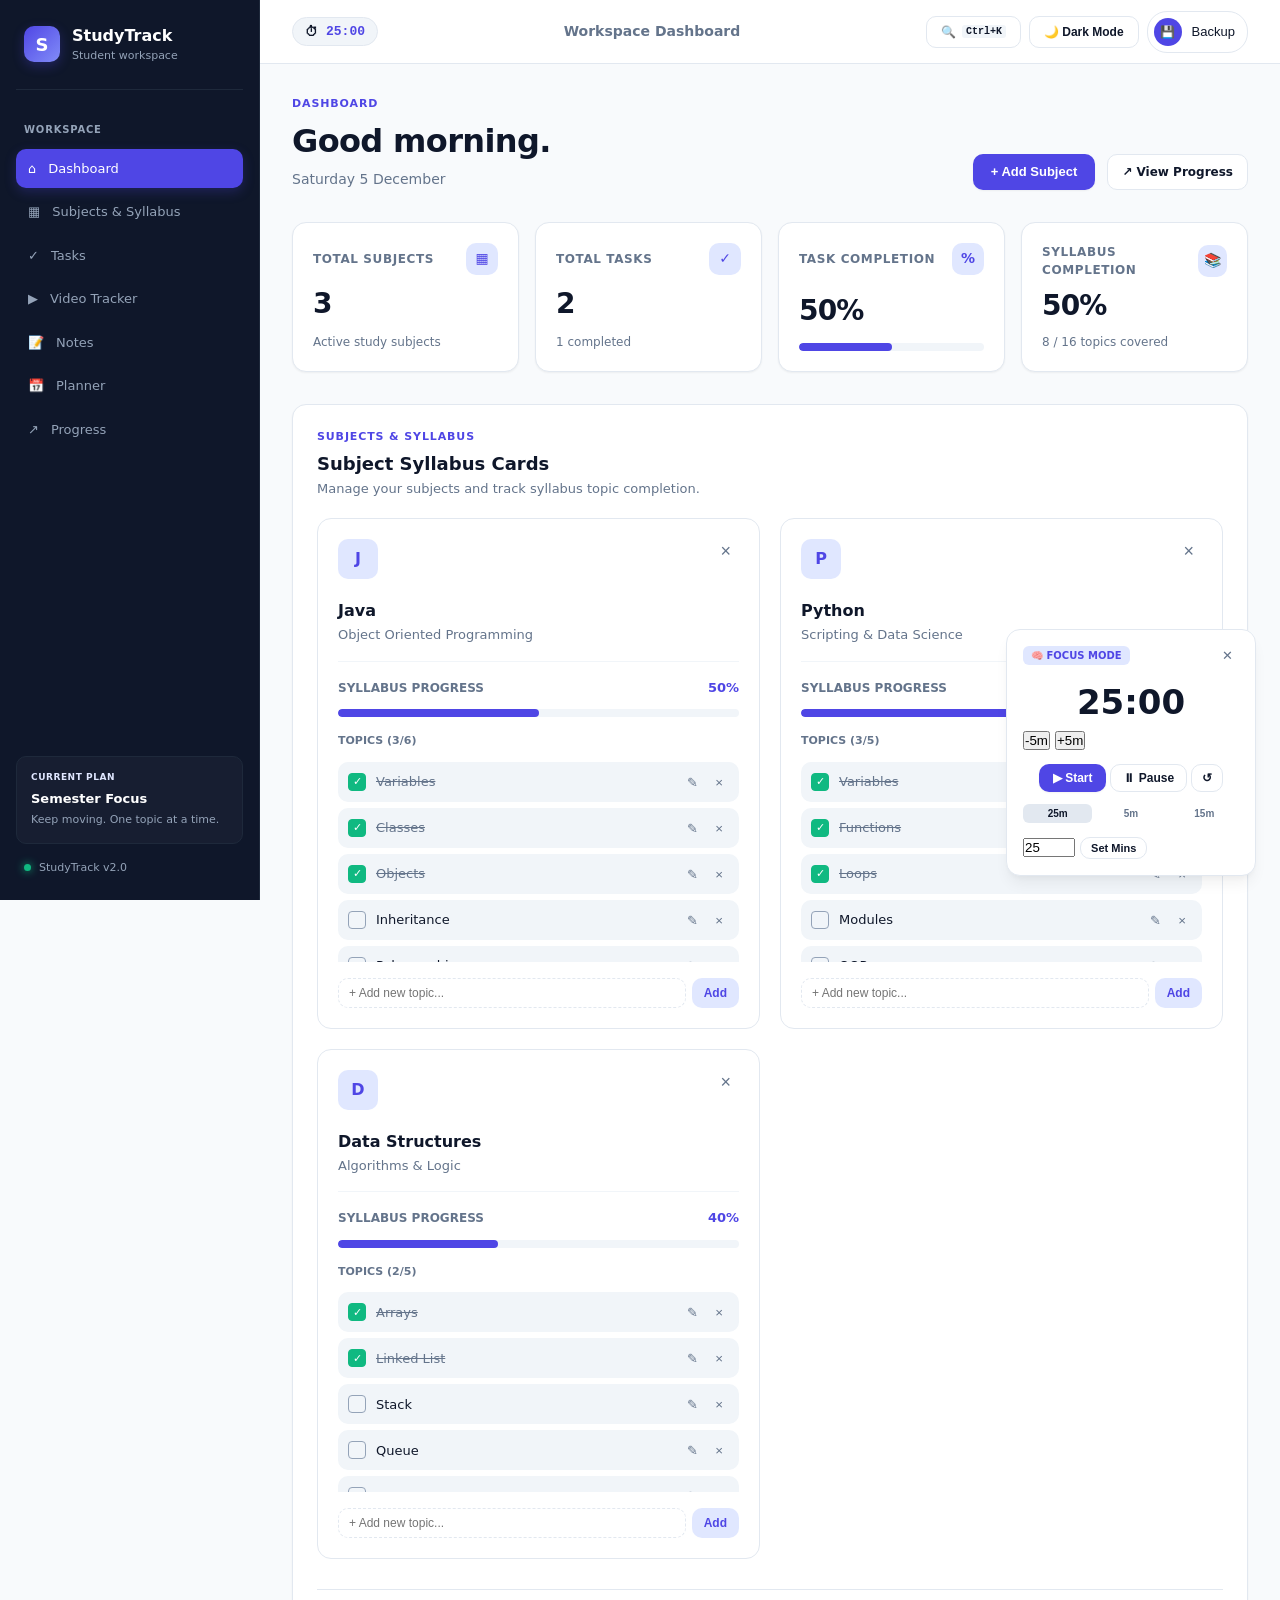
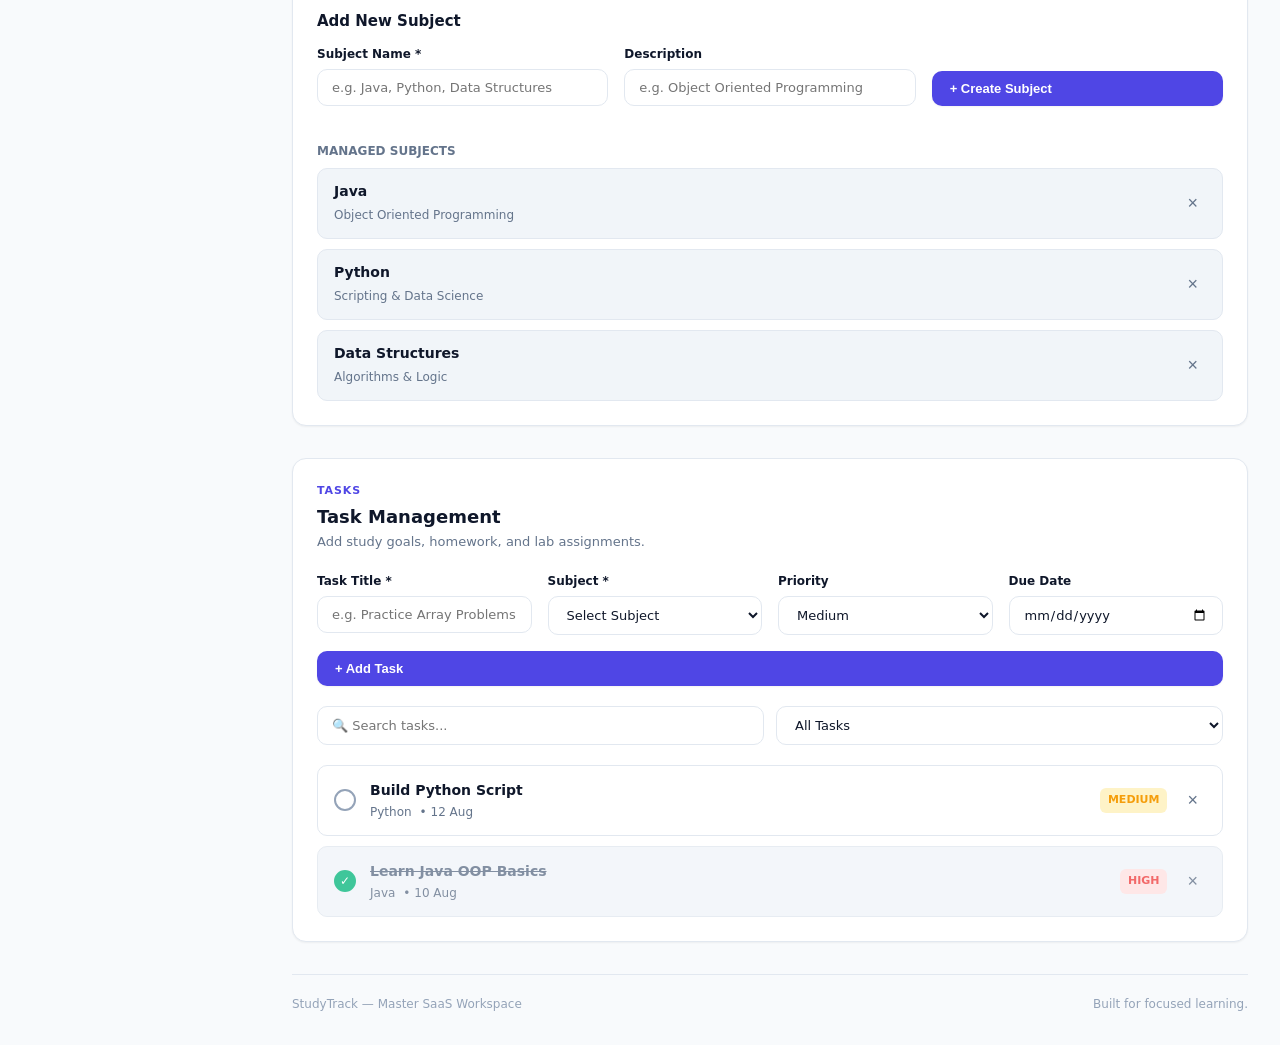
<file: index.htm>
<!DOCTYPE html>
<html lang="en">
<head>
    <meta charset="UTF-8">
    <meta name="viewport" content="width=device-width, initial-scale=1.0">
    <meta name="description" content="StudyTrack — Student Study Dashboard">
    <title>StudyTrack — Dashboard</title>
    <link rel="stylesheet" href="css/style.css">
</head>
<body>

    <div class="app">

        <!-- Sidebar Navigation -->
        <aside class="sidebar">
            <div>
                <div class="brand">
                    <div class="brand-mark">S</div>
                    <div>
                        <strong>StudyTrack</strong>
                        <span>Student workspace</span>
                    </div>
                </div>

                <nav class="navigation">
                    <p class="nav-label">WORKSPACE</p>
                    <a href="index.htm" class="nav-item active"><span>⌂</span> Dashboard</a>
                    <a href="#subjects" class="nav-item"><span>▦</span> Subjects & Syllabus</a>
                    <a href="#tasks" class="nav-item"><span>✓</span> Tasks</a>
                    <a href="videos.htm" class="nav-item"><span>▶</span> Video Tracker</a>
                    <a href="notes.htm" class="nav-item"><span>📝</span> Notes</a>
                    <a href="planner.htm" class="nav-item"><span>📅</span> Planner</a>
                    <a href="progress.htm" class="nav-item"><span>↗</span> Progress</a>
                </nav>
            </div>

            <div class="sidebar-bottom">
                <div class="semester-card">
                    <span>CURRENT PLAN</span>
                    <strong>Semester Focus</strong>
                    <small>Keep moving. One topic at a time.</small>
                </div>
                <div class="sidebar-footer">
                    <span class="status-dot"></span>
                    <span>StudyTrack v2.0</span>
                </div>
            </div>
        </aside>

        <!-- Main Content -->
        <main class="main">

            <!-- Topbar Header -->
            <header class="topbar">
                <button class="mobile-menu" id="mobileMenu" aria-label="Open menu">☰</button>
                <div class="topbar-title">Workspace Dashboard</div>

                <div style="display: flex; gap: 8px; align-items: center;">
                    <button class="btn-sm" type="button" onclick="toggleCommandPalette()" title="Search workspace (Ctrl+K)">
                        🔍 <kbd style="font-size: 10px; background: var(--surface-subtle); padding: 1px 4px; border-radius: 3px;">Ctrl+K</kbd>
                    </button>
                    
                    <button class="btn-sm" type="button" id="darkModeToggleBtn" onclick="toggleDarkMode()" title="Toggle Dark Mode">
                        🌙 Dark Mode
                    </button>

                    <button class="profile-button" type="button" onclick="openBackupModal()">
                        <span class="avatar">💾</span>
                        <span class="profile-name">Backup</span>
                    </button>
                </div>
            </header>

            <div class="content">

                <!-- Hero Header -->
                <section class="hero">
                    <div>
                        <span class="eyebrow">DASHBOARD</span>
                        <h1 id="welcomeMessage">Good day.</h1>
                        <p id="currentDate">Today</p>
                    </div>
                    <div style="display: flex; gap: 12px;">
                        <button class="primary-button" id="heroAddSubject" type="button">+ Add Subject</button>
                        <a href="progress.htm" class="secondary-button">↗ View Progress</a>
                    </div>
                </section>

                <!-- Stats Overview Grid -->
                <section class="stats-grid">
                    <div class="stat-card">
                        <div class="stat-card-top">
                            <span class="stat-card-title">Total Subjects</span>
                            <div class="stat-icon">▦</div>
                        </div>
                        <div class="stat-value" id="subjectCount">0</div>
                        <div class="stat-footer">Active study subjects</div>
                    </div>

                    <div class="stat-card">
                        <div class="stat-card-top">
                            <span class="stat-card-title">Total Tasks</span>
                            <div class="stat-icon">✓</div>
                        </div>
                        <div class="stat-value" id="taskCount">0</div>
                        <div class="stat-footer"><span id="completedCount">0</span> completed</div>
                    </div>

                    <div class="stat-card">
                        <div class="stat-card-top">
                            <span class="stat-card-title">Task Completion</span>
                            <div class="stat-icon">%</div>
                        </div>
                        <div class="stat-value" id="progressPercentage">0%</div>
                        <div class="progress-track" style="margin-top: 8px;">
                            <div class="progress-fill" id="progressFill" style="width: 0%"></div>
                        </div>
                    </div>

                    <div class="stat-card">
                        <div class="stat-card-top">
                            <span class="stat-card-title">Syllabus Completion</span>
                            <div class="stat-icon">📚</div>
                        </div>
                        <div class="stat-value" id="syllabusProgressPercent">0%</div>
                        <div class="stat-footer"><span id="syllabusCompletedTopics">0</span> / <span id="syllabusTotalTopics">0</span> topics covered</div>
                    </div>
                </section>

                <!-- Subjects & Syllabus Section -->
                <section class="panel" id="subjects">
                    <div class="panel-header">
                        <div>
                            <span class="eyebrow">SUBJECTS & SYLLABUS</span>
                            <h2>Subject Syllabus Cards</h2>
                            <p>Manage your subjects and track syllabus topic completion.</p>
                        </div>
                    </div>

                    <div class="subject-grid" id="quickSubjectList"></div>

                    <div class="empty-state" id="quickEmptyMessage" style="display: none;">
                        <div class="empty-icon">▦</div>
                        <strong>No subjects added yet</strong>
                        <p>Create a subject below to start managing syllabus topics and tasks.</p>
                        <button class="primary-button" id="emptyAddSubject" type="button">+ Add Subject</button>
                    </div>

                    <div style="border-top: 1px solid var(--border); padding-top: 20px; margin-top: 10px;">
                        <h3 style="font-size: 15px; font-weight: 700; margin-bottom: 12px;">Add New Subject</h3>
                        <form id="subjectForm" class="form-grid">
                            <div class="form-group">
                                <label for="subjectNameInput">Subject Name *</label>
                                <input type="text" id="subjectNameInput" class="input" placeholder="e.g. Java, Python, Data Structures" required />
                            </div>
                            <div class="form-group">
                                <label for="subjectDescriptionInput">Description</label>
                                <input type="text" id="subjectDescriptionInput" class="input" placeholder="e.g. Object Oriented Programming" />
                            </div>
                            <div class="form-group" style="justify-content: flex-end;">
                                <label>&nbsp;</label>
                                <button type="submit" class="primary-button">+ Create Subject</button>
                            </div>
                        </form>
                    </div>

                    <div style="margin-top: 16px;">
                        <h4 style="font-size: 12px; font-weight: 700; color: var(--text-muted); text-transform: uppercase; margin-bottom: 8px;">Managed Subjects</h4>
                        <div class="subject-manage-list" id="subjectList"></div>
                    </div>
                </section>

                <!-- Task Management Section -->
                <section class="panel" id="tasks">
                    <div class="panel-header">
                        <div>
                            <span class="eyebrow">TASKS</span>
                            <h2>Task Management</h2>
                            <p>Add study goals, homework, and lab assignments.</p>
                        </div>
                    </div>

                    <form id="taskForm" class="form-grid">
                        <div class="form-group">
                            <label for="taskInput">Task Title *</label>
                            <input type="text" id="taskInput" class="input" placeholder="e.g. Practice Array Problems" required />
                        </div>
                        <div class="form-group">
                            <label for="subjectInput">Subject *</label>
                            <select id="subjectInput" class="select" required>
                                <option value="">Select subject</option>
                            </select>
                        </div>
                        <div class="form-group">
                            <label for="priorityInput">Priority</label>
                            <select id="priorityInput" class="select">
                                <option value="High">High</option>
                                <option value="Medium" selected>Medium</option>
                                <option value="Low">Low</option>
                            </select>
                        </div>
                        <div class="form-group">
                            <label for="deadlineInput">Due Date</label>
                            <input type="date" id="deadlineInput" class="input" />
                        </div>
                        <div class="form-group full-width" style="display: flex; justify-content: flex-end;">
                            <button type="submit" class="primary-button">+ Add Task</button>
                        </div>
                    </form>

                    <div class="task-controls">
                        <input type="text" id="searchInput" class="input" placeholder="🔍 Search tasks..." />
                        <select id="filterInput" class="select">
                            <option value="all">All Tasks</option>
                            <option value="pending">Pending</option>
                            <option value="completed">Completed</option>
                            <option value="high">High Priority</option>
                        </select>
                    </div>

                    <div class="task-list" id="taskList"></div>

                    <div class="empty-state" id="emptyMessage" style="display: none;">
                        <div class="empty-icon">✓</div>
                        <strong>No tasks found</strong>
                        <p>Add your first study task above to start tracking your progress.</p>
                    </div>
                </section>

                <footer class="footer">
                    <span>StudyTrack — Master SaaS Workspace</span>
                    <span>Built for focused learning.</span>
                </footer>

            </div>
        </main>
    </div>

    <!-- Backup Modal -->
    <div id="backupModal" class="modal-overlay" style="display:none;">
        <div class="modal-card">
            <div class="modal-header">
                <h3>System Backup & Migration</h3>
                <button type="button" class="delete-button" onclick="closeBackupModal()">×</button>
            </div>
            <div class="modal-body">
                <p style="font-size: 13px; color: var(--text-muted);">
                    Export all subjects, tasks, syllabus, video tracks, notes, and study sessions into a single JSON file.
                </p>
                <button type="button" class="primary-button" onclick="exportSystemData()" style="width: 100%;">📥 Export Complete Backup (JSON)</button>
                <hr style="border: 0; border-top: 1px solid var(--border); margin: 12px 0;">
                <label style="font-size: 12px; font-weight: 600;">Restore from Backup JSON</label>
                <input type="file" id="backupFileInput" accept=".json" class="input" onchange="importSystemData(event)">
            </div>
        </div>
    </div>

    <!-- Scripts -->
    <script src="js/theme.js"></script>
    <script src="js/command.js"></script>
    <script src="js/pomodoro.js"></script>
    <script src="js/syllabus.js"></script>
    <script src="js/script.js"></script>
    <script src="js/backup.js"></script>
</body>
</html>
</file>
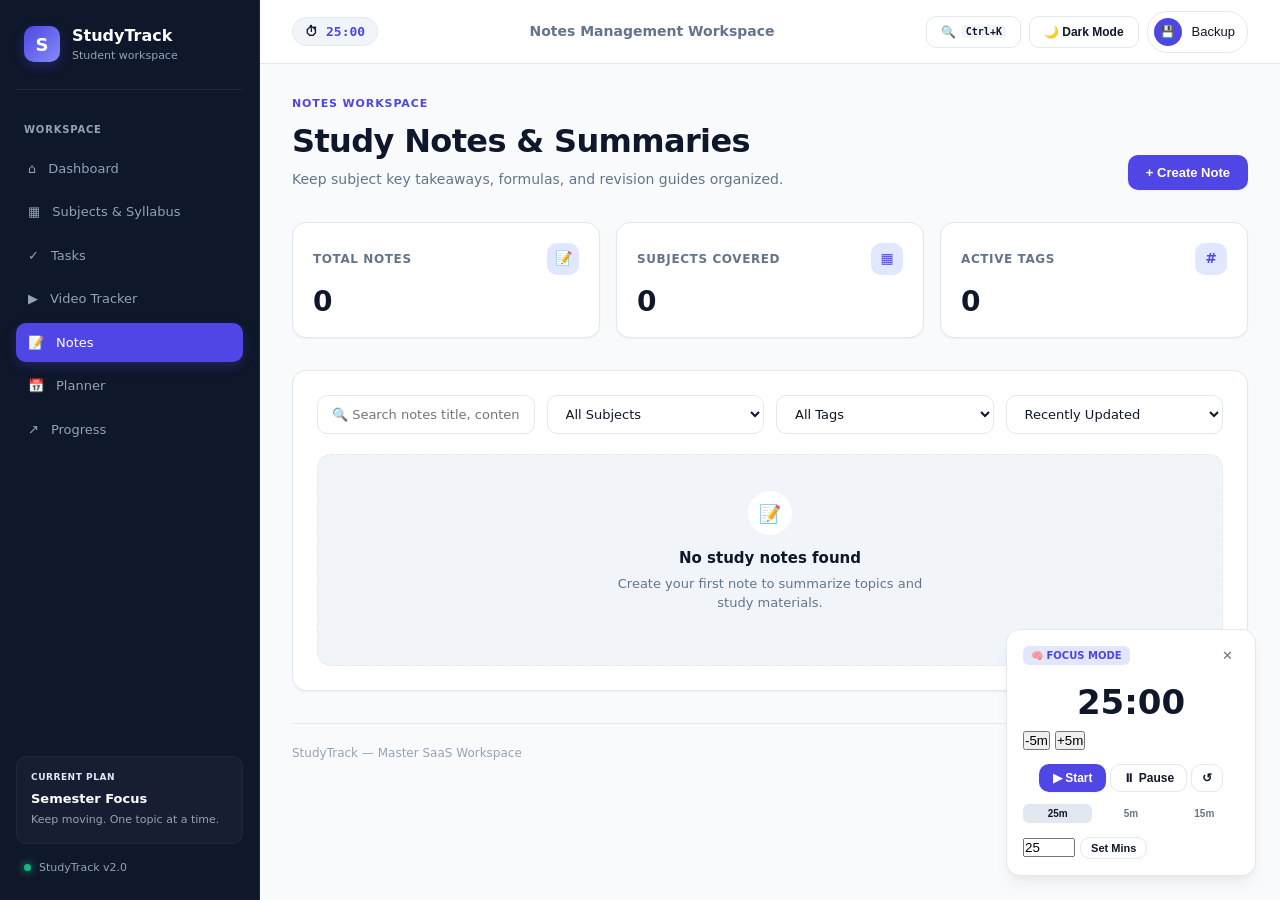
<file: notes.htm>
<!DOCTYPE html>
<html lang="en">
<head>
    <meta charset="UTF-8">
    <meta name="viewport" content="width=device-width, initial-scale=1.0">
    <title>StudyTrack — Study Notes</title>
    <link rel="stylesheet" href="css/style.css">
</head>
<body>
    <div class="app">
        <!-- Sidebar Navigation -->
        <aside class="sidebar">
            <div>
                <div class="brand">
                    <div class="brand-mark">S</div>
                    <div><strong>StudyTrack</strong><span>Student workspace</span></div>
                </div>
                <nav class="navigation">
                    <p class="nav-label">WORKSPACE</p>
                    <a href="index.htm" class="nav-item"><span>⌂</span> Dashboard</a>
                    <a href="index.htm#subjects" class="nav-item"><span>▦</span> Subjects & Syllabus</a>
                    <a href="index.htm#tasks" class="nav-item"><span>✓</span> Tasks</a>
                    <a href="videos.htm" class="nav-item"><span>▶</span> Video Tracker</a>
                    <a href="notes.htm" class="nav-item active"><span>📝</span> Notes</a>
                    <a href="planner.htm" class="nav-item"><span>📅</span> Planner</a>
                    <a href="progress.htm" class="nav-item"><span>↗</span> Progress</a>
                </nav>
            </div>
            <div class="sidebar-bottom">
                <div class="semester-card">
                    <span>CURRENT PLAN</span>
                    <strong>Semester Focus</strong>
                    <small>Keep moving. One topic at a time.</small>
                </div>
                <div class="sidebar-footer">
                    <span class="status-dot"></span>
                    <span>StudyTrack v2.0</span>
                </div>
            </div>
        </aside>

        <!-- Main Content -->
        <main class="main">
            <header class="topbar">
                <button class="mobile-menu" id="mobileMenu" aria-label="Open menu">☰</button>
                <div class="topbar-title">Notes Management Workspace</div>

                <div style="display: flex; gap: 8px; align-items: center;">
                    <button class="btn-sm" type="button" onclick="toggleCommandPalette()" title="Search workspace (Ctrl+K)">
                        🔍 <kbd style="font-size: 10px; background: var(--surface-subtle); padding: 1px 4px; border-radius: 3px;">Ctrl+K</kbd>
                    </button>
                    
                    <button class="btn-sm" type="button" id="darkModeToggleBtn" onclick="toggleDarkMode()" title="Toggle Dark Mode">
                        🌙 Dark Mode
                    </button>

                    <button class="profile-button" type="button" onclick="openBackupModal()">
                        <span class="avatar">💾</span>
                        <span class="profile-name">Backup</span>
                    </button>
                </div>
            </header>

            <div class="content">
                <section class="hero">
                    <div>
                        <span class="eyebrow">NOTES WORKSPACE</span>
                        <h1>Study Notes & Summaries</h1>
                        <p>Keep subject key takeaways, formulas, and revision guides organized.</p>
                    </div>
                    <button class="primary-button" type="button" onclick="openAddNoteModal()">+ Create Note</button>
                </section>

                <!-- Stats Grid -->
                <section class="stats-grid">
                    <div class="stat-card">
                        <div class="stat-card-top"><span class="stat-card-title">Total Notes</span><div class="stat-icon">📝</div></div>
                        <div class="stat-value" id="nStatsTotal">0</div>
                    </div>
                    <div class="stat-card">
                        <div class="stat-card-top"><span class="stat-card-title">Subjects Covered</span><div class="stat-icon">▦</div></div>
                        <div class="stat-value" id="nStatsSubjects">0</div>
                    </div>
                    <div class="stat-card">
                        <div class="stat-card-top"><span class="stat-card-title">Active Tags</span><div class="stat-icon">#</div></div>
                        <div class="stat-value" id="nStatsTags">0</div>
                    </div>
                </section>

                <!-- Filters -->
                <section class="panel">
                    <div class="task-controls">
                        <input type="text" id="notesSearchInput" class="input" placeholder="🔍 Search notes title, content, or tag..." oninput="filterAndSearchNotes()" />
                        <select id="notesFilterSubject" class="select" onchange="filterAndSearchNotes()"></select>
                        <select id="notesFilterTag" class="select" onchange="filterAndSearchNotes()"></select>
                        <select id="notesSortSelect" class="select" onchange="filterAndSearchNotes()">
                            <option value="updated">Recently Updated</option>
                            <option value="created">Recently Created</option>
                            <option value="oldest">Oldest First</option>
                            <option value="az">A - Z Title</option>
                        </select>
                    </div>

                    <!-- Notes Grid Container -->
                    <div id="notesGridContainer" class="notes-grid-container"></div>
                    <div id="notesEmptyState" class="empty-state" style="display:none;">
                        <div class="empty-icon">📝</div>
                        <strong>No study notes found</strong>
                        <p>Create your first note to summarize topics and study materials.</p>
                    </div>
                </section>

                <footer class="footer">
                    <span>StudyTrack — Master SaaS Workspace</span>
                    <span>Built for focused learning.</span>
                </footer>
            </div>
        </main>
    </div>

    <!-- Create/Edit Modal -->
    <div id="noteModal" class="modal-overlay" style="display:none;" onclick="handleNoteModalOverlayClick(event)">
        <div class="modal-card">
            <div class="modal-header">
                <h3 id="note-modal-title">Create Study Note</h3>
                <button type="button" class="delete-button" onclick="closeNoteModal()">×</button>
            </div>
            <form id="noteForm" onsubmit="handleSaveNote(event)">
                <div class="modal-body">
                    <input type="hidden" id="noteIdInput">
                    <div class="form-group">
                        <label for="noteTitleInput">Title *</label>
                        <input type="text" id="noteTitleInput" class="input" required placeholder="e.g. Java Collection Framework Summary">
                    </div>
                    <div class="form-group">
                        <label for="noteSubjectInput">Subject *</label>
                        <select id="noteSubjectInput" class="select" required></select>
                    </div>
                    <div class="form-group">
                        <label for="noteTagsInput">Tags (Comma separated)</label>
                        <input type="text" id="noteTagsInput" class="input" placeholder="e.g. revision, exam, formulas">
                    </div>
                    <div class="form-group">
                        <label for="noteContentInput">Content *</label>
                        <textarea id="noteContentInput" class="textarea" rows="6" required placeholder="Type notes content here..."></textarea>
                    </div>
                </div>
                <div class="modal-footer">
                    <button type="button" class="secondary-button" onclick="closeNoteModal()">Cancel</button>
                    <button type="submit" id="noteSaveBtn" class="primary-button">Save Note</button>
                </div>
            </form>
        </div>
    </div>

    <!-- View Reader Modal -->
    <div id="viewNoteModal" class="modal-overlay" style="display:none;" onclick="handleViewNoteModalOverlayClick(event)">
        <div class="modal-card">
            <div class="modal-header">
                <h3 id="view-note-modal-title">Note View</h3>
                <button type="button" class="delete-button" onclick="closeViewNoteModal()">×</button>
            </div>
            <div class="modal-body">
                <div style="display:flex; gap:10px; align-items:center;">
                    <span id="viewNoteSubject" class="note-card-subject">Subject</span>
                    <small id="viewNoteCreated" class="note-card-date"></small>
                    <small id="viewNoteUpdated" class="note-card-date"></small>
                </div>
                <div id="viewNoteTagsContainer" class="note-card-tags"></div>
                <p id="viewNoteContent" style="white-space: pre-wrap; color: var(--text-main); font-size: 14px; line-height: 1.6;"></p>
            </div>
            <div class="modal-footer">
                <button type="button" id="viewNoteEditBtn" class="primary-button">Edit Note</button>
            </div>
        </div>
    </div>

    <!-- Backup Modal -->
    <div id="backupModal" class="modal-overlay" style="display:none;">
        <div class="modal-card">
            <div class="modal-header">
                <h3>System Backup & Migration</h3>
                <button type="button" class="delete-button" onclick="closeBackupModal()">×</button>
            </div>
            <div class="modal-body">
                <p style="font-size: 13px; color: var(--text-muted);">
                    Export all subjects, tasks, syllabus, video tracks, notes, and study sessions into a single JSON file.
                </p>
                <button type="button" class="primary-button" onclick="exportSystemData()" style="width: 100%;">📥 Export Complete Backup (JSON)</button>
                <hr style="border: 0; border-top: 1px solid var(--border); margin: 12px 0;">
                <label style="font-size: 12px; font-weight: 600;">Restore from Backup JSON</label>
                <input type="file" id="backupFileInput" accept=".json" class="input" onchange="importSystemData(event)">
            </div>
        </div>
    </div>

    <!-- Scripts -->
    <script src="js/theme.js"></script>
    <script src="js/command.js"></script>
    <script src="js/pomodoro.js"></script>
    <script src="js/notes.js"></script>
    <script src="js/backup.js"></script>
</body>
</html>
</file>
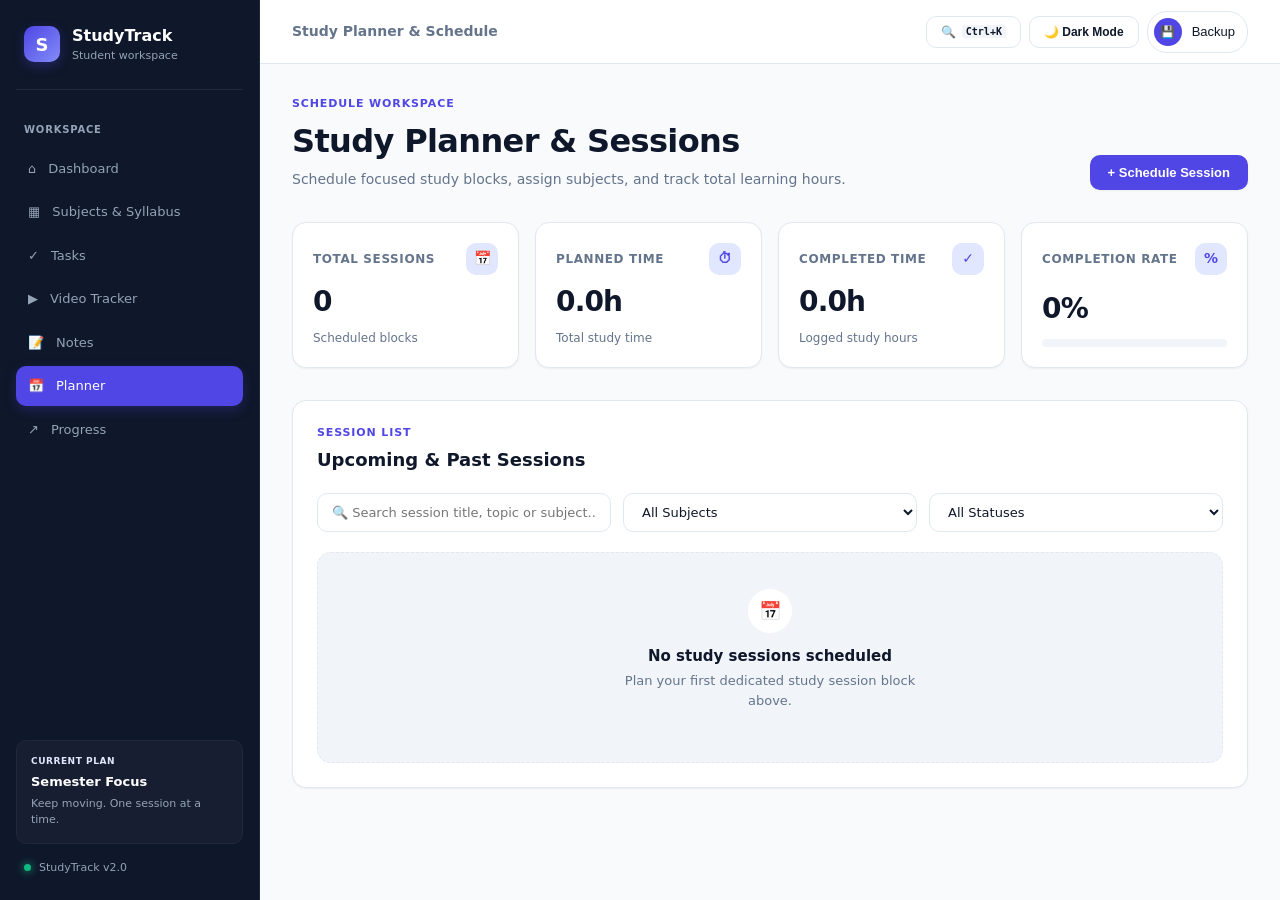
<file: planner.htm>
<!DOCTYPE html>
<html lang="en">
<head>
    <meta charset="UTF-8">
    <meta name="viewport" content="width=device-width, initial-scale=1.0">
    <title>StudyTrack — Study Planner</title>
    <link rel="stylesheet" href="css/style.css">
</head>
<body>
    <div class="app">
        <!-- Sidebar Navigation -->
        <aside class="sidebar">
            <div>
                <div class="brand">
                    <div class="brand-mark">S</div>
                    <div><strong>StudyTrack</strong><span>Student workspace</span></div>
                </div>
                <nav class="navigation">
                    <p class="nav-label">WORKSPACE</p>
                    <a href="index.htm" class="nav-item"><span>⌂</span> Dashboard</a>
                    <a href="index.htm#subjects" class="nav-item"><span>▦</span> Subjects & Syllabus</a>
                    <a href="index.htm#tasks" class="nav-item"><span>✓</span> Tasks</a>
                    <a href="videos.htm" class="nav-item"><span>▶</span> Video Tracker</a>
                    <a href="notes.htm" class="nav-item"><span>📝</span> Notes</a>
                    <a href="planner.htm" class="nav-item active"><span>📅</span> Planner</a>
                    <a href="progress.htm" class="nav-item"><span>↗</span> Progress</a>
                </nav>
            </div>
            <div class="sidebar-bottom">
                <div class="semester-card">
                    <span>CURRENT PLAN</span>
                    <strong>Semester Focus</strong>
                    <small>Keep moving. One session at a time.</small>
                </div>
                <div class="sidebar-footer">
                    <span class="status-dot"></span>
                    <span>StudyTrack v2.0</span>
                </div>
            </div>
        </aside>

        <!-- Main Workspace -->
        <main class="main">
            <header class="topbar">
                <button class="mobile-menu" id="mobileMenu" aria-label="Open navigation menu">☰</button>
                <div class="topbar-title">Study Planner & Schedule</div>
                
                <div style="display: flex; gap: 8px; align-items: center;">
                    <button class="btn-sm" type="button" onclick="toggleCommandPalette()" title="Search workspace (Ctrl+K)">
                        🔍 <kbd style="font-size: 10px; background: var(--surface-subtle); padding: 1px 4px; border-radius: 3px;">Ctrl+K</kbd>
                    </button>
                    <button class="btn-sm" type="button" onclick="toggleDarkMode()" title="Toggle Dark Mode">
                        🌙 Dark Mode
                    </button>
                    <button class="profile-button" type="button" onclick="openBackupModal()">
                        <span class="avatar">💾</span>
                        <span class="profile-name">Backup</span>
                    </button>
                </div>
            </header>

            <div class="content">
                <section class="hero">
                    <div>
                        <span class="eyebrow">SCHEDULE WORKSPACE</span>
                        <h1>Study Planner & Sessions</h1>
                        <p>Schedule focused study blocks, assign subjects, and track total learning hours.</p>
                    </div>
                    <button class="primary-button" type="button" onclick="openPlannerModal()">+ Schedule Session</button>
                </section>

                <!-- Statistics Grid -->
                <section class="stats-grid">
                    <div class="stat-card">
                        <div class="stat-card-top"><span class="stat-card-title">Total Sessions</span><div class="stat-icon">📅</div></div>
                        <div class="stat-value" id="pStatsTotal">0</div>
                        <div class="stat-footer">Scheduled blocks</div>
                    </div>
                    <div class="stat-card">
                        <div class="stat-card-top"><span class="stat-card-title">Planned Time</span><div class="stat-icon">⏱</div></div>
                        <div class="stat-value" id="pStatsHours">0h</div>
                        <div class="stat-footer">Total study time</div>
                    </div>
                    <div class="stat-card">
                        <div class="stat-card-top"><span class="stat-card-title">Completed Time</span><div class="stat-icon">✓</div></div>
                        <div class="stat-value" id="pStatsCompletedHours">0h</div>
                        <div class="stat-footer">Logged study hours</div>
                    </div>
                    <div class="stat-card">
                        <div class="stat-card-top"><span class="stat-card-title">Completion Rate</span><div class="stat-icon">%</div></div>
                        <div class="stat-value" id="pStatsRate">0%</div>
                        <div class="progress-track" style="margin-top: 8px;">
                            <div class="progress-fill" id="pStatsRateFill" style="width: 0%"></div>
                        </div>
                    </div>
                </section>

                <!-- Filter Controls & Session List -->
                <section class="panel">
                    <div class="panel-header">
                        <div>
                            <span class="eyebrow">SESSION LIST</span>
                            <h2>Upcoming & Past Sessions</h2>
                        </div>
                    </div>

                    <div class="task-controls">
                        <input type="text" id="plannerSearchInput" class="input" placeholder="🔍 Search session title, topic or subject..." oninput="filterPlannerSessions()" />
                        <select id="plannerFilterSubject" class="select" onchange="filterPlannerSessions()"></select>
                        <select id="plannerFilterStatus" class="select" onchange="filterPlannerSessions()">
                            <option value="all">All Statuses</option>
                            <option value="planned">Planned</option>
                            <option value="completed">Completed</option>
                        </select>
                    </div>

                    <div id="plannerGridContainer" class="task-list"></div>
                    <div id="plannerEmptyState" class="empty-state" style="display:none;">
                        <div class="empty-icon">📅</div>
                        <strong>No study sessions scheduled</strong>
                        <p>Plan your first dedicated study session block above.</p>
                    </div>
                </section>
            </div>
        </main>
    </div>

    <!-- Schedule Session Modal -->
    <div id="plannerModal" class="modal-overlay" style="display:none;" onclick="handlePlannerOverlayClick(event)">
        <div class="modal-card">
            <div class="modal-header">
                <h3 id="plannerModalTitle">Schedule Study Session</h3>
                <button type="button" class="delete-button" onclick="closePlannerModal()">×</button>
            </div>
            <form id="plannerForm" onsubmit="savePlannerSession(event)">
                <div class="modal-body">
                    <input type="hidden" id="plannerIdInput">
                    <div class="form-group">
                        <label for="plannerTitleInput">Session Title / Topic *</label>
                        <input type="text" id="plannerTitleInput" class="input" required placeholder="e.g. Chapter 4 Data Structures Revision">
                    </div>
                    <div class="form-group">
                        <label for="plannerSubjectInput">Subject *</label>
                        <select id="plannerSubjectInput" class="select" required></select>
                    </div>
                    <div class="form-group">
                        <label for="plannerDateInput">Date *</label>
                        <input type="date" id="plannerDateInput" class="input" required>
                    </div>
                    <div class="form-group">
                        <label for="plannerDurationInput">Planned Duration (Minutes) *</label>
                        <input type="number" id="plannerDurationInput" class="input" required min="15" max="480" step="15" value="60">
                    </div>
                </div>
                <div class="modal-footer">
                    <button type="button" class="secondary-button" onclick="closePlannerModal()">Cancel</button>
                    <button type="submit" class="primary-button">Save Session</button>
                </div>
            </form>
        </div>
    </div>

    <!-- Backup Modal -->
    <div id="backupModal" class="modal-overlay" style="display:none;">
        <div class="modal-card">
            <div class="modal-header">
                <h3>System Backup & Migration</h3>
                <button type="button" class="delete-button" onclick="closeBackupModal()">×</button>
            </div>
            <div class="modal-body">
                <p style="font-size: 13px; color: var(--text-muted);">
                    Export all your subjects, tasks, syllabus, video tracks, notes, and study sessions into a single JSON file.
                </p>
                <button type="button" class="primary-button" onclick="exportSystemData()" style="width: 100%;">📥 Export Complete Backup (JSON)</button>
                <hr style="border: 0; border-top: 1px solid var(--border); margin: 12px 0;">
                <label style="font-size: 12px; font-weight: 600;">Restore from Backup JSON</label>
                <input type="file" id="backupFileInput" accept=".json" class="input" onchange="importSystemData(event)">
            </div>
        </div>
    </div>

    <!-- Scripts -->
    <script src="js/theme.js"></script>
    <script src="js/command.js"></script>
    <script src="js/planner.js"></script>
    <script src="js/backup.js"></script>
</body>
</html>
</file>
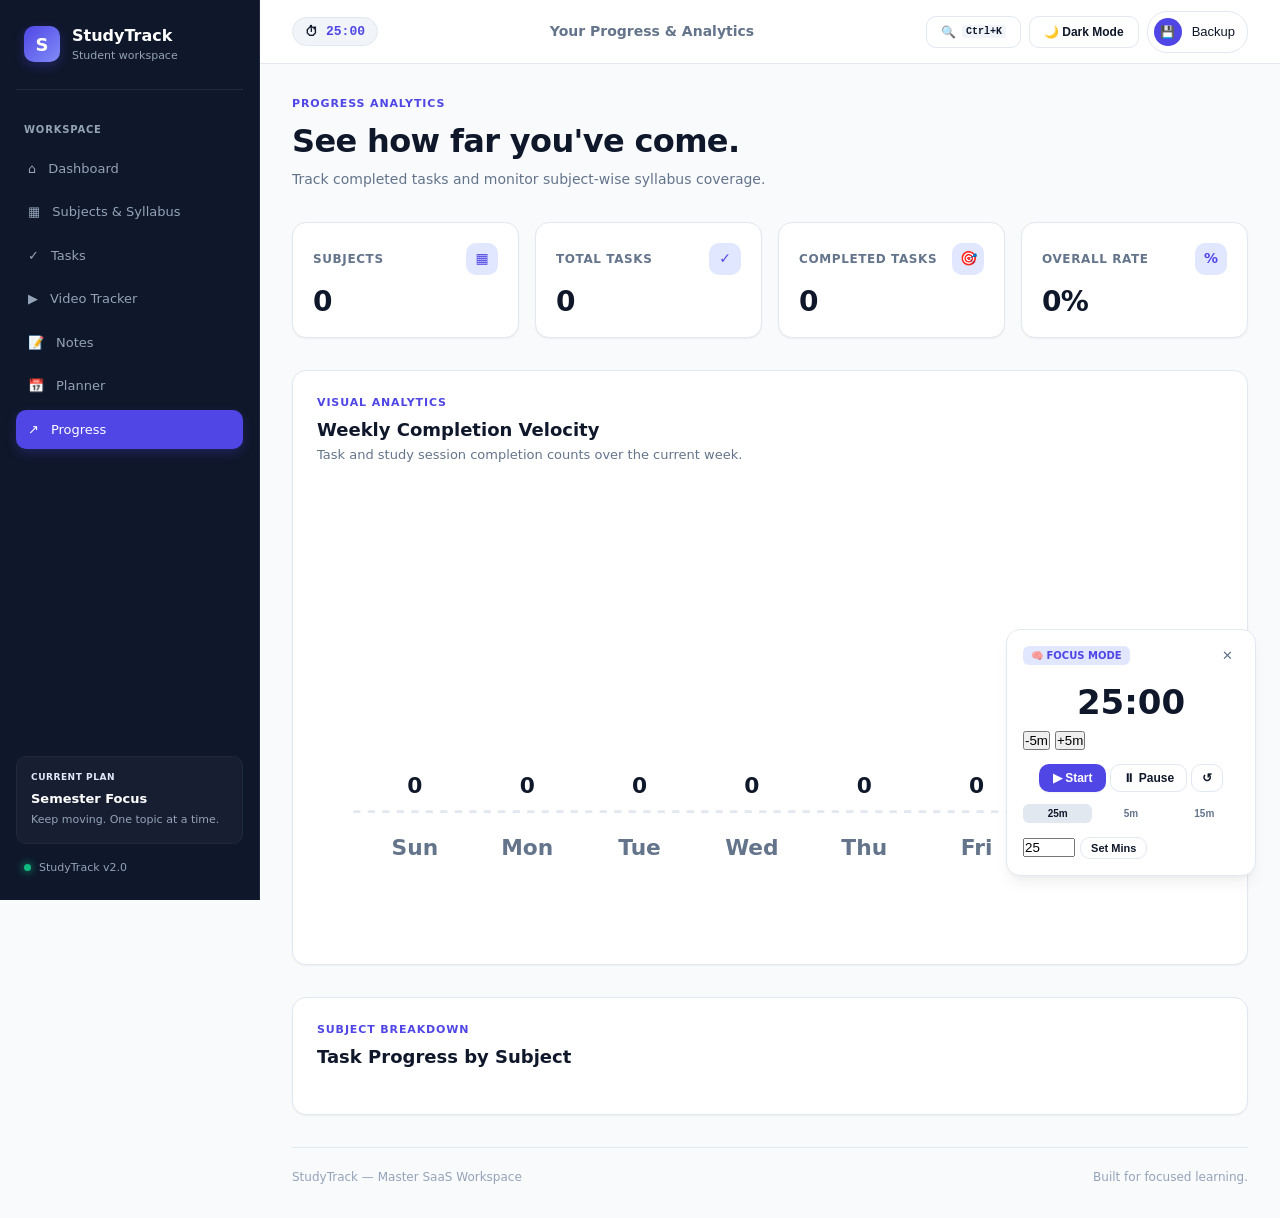
<file: progress.htm>
<!DOCTYPE html>
<html lang="en">
<head>
    <meta charset="UTF-8">
    <meta name="viewport" content="width=device-width, initial-scale=1.0">
    <title>StudyTrack — Progress Analytics</title>
    <link rel="stylesheet" href="css/style.css">
</head>
<body>
    <div class="app">
        <!-- Sidebar Navigation -->
        <aside class="sidebar">
            <div>
                <div class="brand">
                    <div class="brand-mark">S</div>
                    <div><strong>StudyTrack</strong><span>Student workspace</span></div>
                </div>
                <nav class="navigation">
                    <p class="nav-label">WORKSPACE</p>
                    <a href="index.htm" class="nav-item"><span>⌂</span> Dashboard</a>
                    <a href="index.htm#subjects" class="nav-item"><span>▦</span> Subjects & Syllabus</a>
                    <a href="index.htm#tasks" class="nav-item"><span>✓</span> Tasks</a>
                    <a href="videos.htm" class="nav-item"><span>▶</span> Video Tracker</a>
                    <a href="notes.htm" class="nav-item"><span>📝</span> Notes</a>
                    <a href="planner.htm" class="nav-item"><span>📅</span> Planner</a>
                    <a href="progress.htm" class="nav-item active"><span>↗</span> Progress</a>
                </nav>
            </div>
            <div class="sidebar-bottom">
                <div class="semester-card">
                    <span>CURRENT PLAN</span>
                    <strong>Semester Focus</strong>
                    <small>Keep moving. One topic at a time.</small>
                </div>
                <div class="sidebar-footer">
                    <span class="status-dot"></span>
                    <span>StudyTrack v2.0</span>
                </div>
            </div>
        </aside>

        <main class="main">
            <header class="topbar">
                <button class="mobile-menu" id="mobileMenu" aria-label="Open menu">☰</button>
                <div class="topbar-title">Your Progress & Analytics</div>

                <div style="display: flex; gap: 8px; align-items: center;">
                    <button class="btn-sm" type="button" onclick="toggleCommandPalette()" title="Search workspace (Ctrl+K)">
                        🔍 <kbd style="font-size: 10px; background: var(--surface-subtle); padding: 1px 4px; border-radius: 3px;">Ctrl+K</kbd>
                    </button>
                    
                    <button class="btn-sm" type="button" id="darkModeToggleBtn" onclick="toggleDarkMode()" title="Toggle Dark Mode">
                        🌙 Dark Mode
                    </button>

                    <button class="profile-button" type="button" onclick="openBackupModal()">
                        <span class="avatar">💾</span>
                        <span class="profile-name">Backup</span>
                    </button>
                </div>
            </header>

            <div class="content">
                <section class="hero">
                    <div>
                        <span class="eyebrow">PROGRESS ANALYTICS</span>
                        <h1>See how far you've come.</h1>
                        <p>Track completed tasks and monitor subject-wise syllabus coverage.</p>
                    </div>
                </section>

                <section class="stats-grid">
                    <div class="stat-card">
                        <div class="stat-card-top"><span class="stat-card-title">Subjects</span><div class="stat-icon">▦</div></div>
                        <div class="stat-value" id="totalSubjects">0</div>
                    </div>
                    <div class="stat-card">
                        <div class="stat-card-top"><span class="stat-card-title">Total Tasks</span><div class="stat-icon">✓</div></div>
                        <div class="stat-value" id="totalTasks">0</div>
                    </div>
                    <div class="stat-card">
                        <div class="stat-card-top"><span class="stat-card-title">Completed Tasks</span><div class="stat-icon">🎯</div></div>
                        <div class="stat-value" id="completedTasks">0</div>
                    </div>
                    <div class="stat-card">
                        <div class="stat-card-top"><span class="stat-card-title">Overall Rate</span><div class="stat-icon">%</div></div>
                        <div class="stat-value" id="overallPercentage">0%</div>
                    </div>
                </section>

                <!-- Analytics Chart Panel -->
                <section class="panel">
                    <div class="panel-header">
                        <div>
                            <span class="eyebrow">VISUAL ANALYTICS</span>
                            <h2>Weekly Completion Velocity</h2>
                            <p>Task and study session completion counts over the current week.</p>
                        </div>
                    </div>
                    <div id="weeklyActivityChart" style="width: 100%; min-height: 240px; padding: 16px 0; overflow: visible;"></div>
                </section>

                <!-- Subject Progress List -->
                <section class="panel">
                    <div class="panel-header">
                        <div>
                            <span class="eyebrow">SUBJECT BREAKDOWN</span>
                            <h2>Task Progress by Subject</h2>
                        </div>
                    </div>
                    <div class="subject-progress-list" id="subjectProgressList"></div>
                    <div class="empty-state" id="subjectProgressEmpty" style="display: none;">
                        <div class="empty-icon">↗</div>
                        <strong>No subject progress yet</strong>
                        <p>Add subjects and tasks from your dashboard to start tracking progress.</p>
                    </div>
                </section>

                <footer class="footer">
                    <span>StudyTrack — Master SaaS Workspace</span>
                    <span>Built for focused learning.</span>
                </footer>
            </div>
        </main>
    </div>

    <!-- Backup Modal -->
    <div id="backupModal" class="modal-overlay" style="display:none;">
        <div class="modal-card">
            <div class="modal-header">
                <h3>System Backup & Migration</h3>
                <button type="button" class="delete-button" onclick="closeBackupModal()">×</button>
            </div>
            <div class="modal-body">
                <p style="font-size: 13px; color: var(--text-muted);">
                    Export all subjects, tasks, syllabus, video tracks, notes, and study sessions into a single JSON file.
                </p>
                <button type="button" class="primary-button" onclick="exportSystemData()" style="width: 100%;">📥 Export Complete Backup (JSON)</button>
                <hr style="border: 0; border-top: 1px solid var(--border); margin: 12px 0;">
                <label style="font-size: 12px; font-weight: 600;">Restore from Backup JSON</label>
                <input type="file" id="backupFileInput" accept=".json" class="input" onchange="importSystemData(event)">
            </div>
        </div>
    </div>

    <!-- Scripts -->
    <script src="js/theme.js"></script>
    <script src="js/command.js"></script>
    <script src="js/pomodoro.js"></script>
    <script src="js/syllabus.js"></script>
    <script src="js/analytics.js"></script>
    <script src="js/progress.js"></script>
    <script src="js/backup.js"></script>
</body>
</html>
</file>
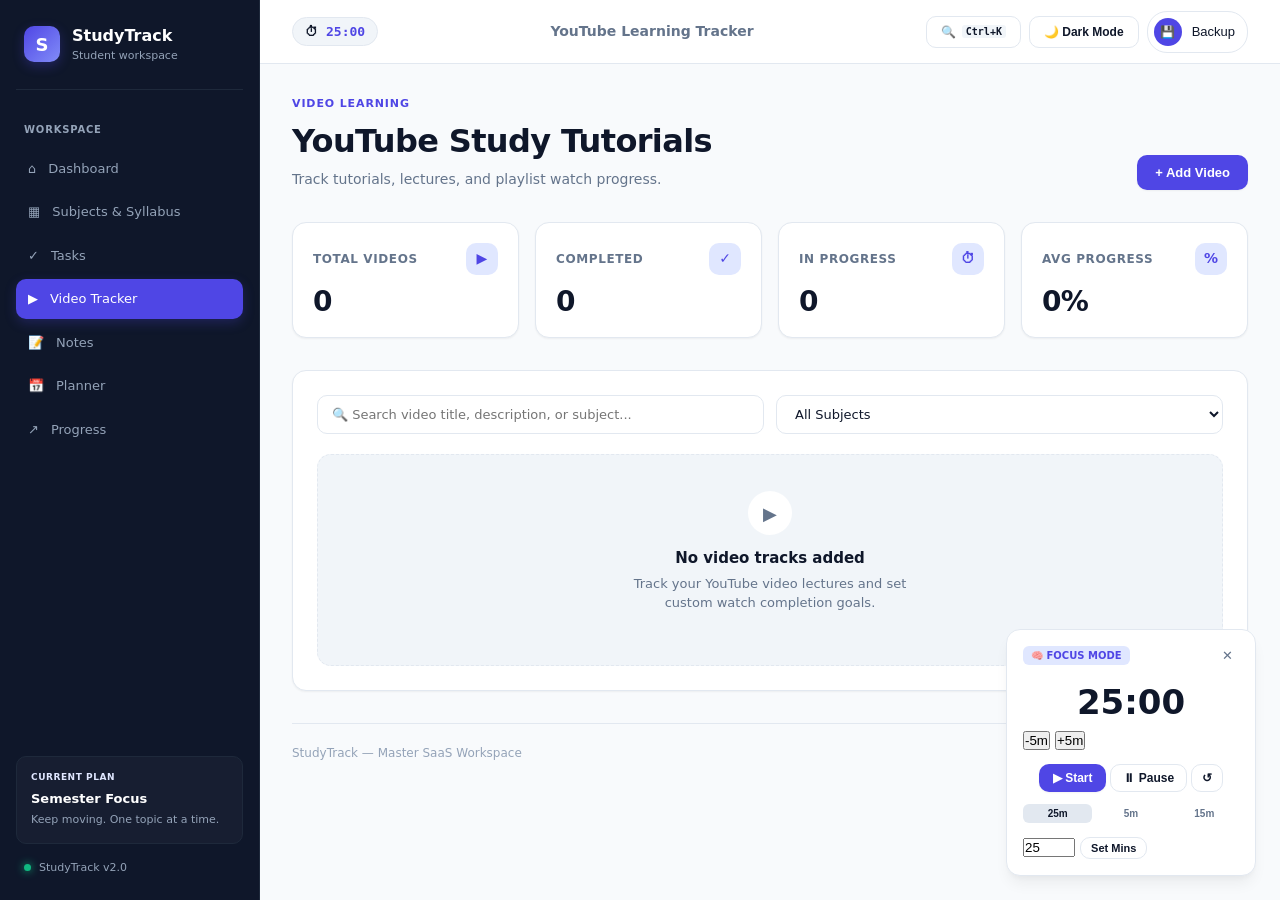
<file: videos.htm>
<!DOCTYPE html>
<html lang="en">
<head>
    <meta charset="UTF-8">
    <meta name="viewport" content="width=device-width, initial-scale=1.0">
    <title>StudyTrack — Video Tracker</title>
    <link rel="stylesheet" href="css/style.css">
</head>
<body>
    <div class="app">
        <aside class="sidebar">
            <div>
                <div class="brand">
                    <div class="brand-mark">S</div>
                    <div><strong>StudyTrack</strong><span>Student workspace</span></div>
                </div>
                <nav class="navigation">
                    <p class="nav-label">WORKSPACE</p>
                    <a href="index.htm" class="nav-item"><span>⌂</span> Dashboard</a>
                    <a href="index.htm#subjects" class="nav-item"><span>▦</span> Subjects & Syllabus</a>
                    <a href="index.htm#tasks" class="nav-item"><span>✓</span> Tasks</a>
                    <a href="videos.htm" class="nav-item active"><span>▶</span> Video Tracker</a>
                    <a href="notes.htm" class="nav-item"><span>📝</span> Notes</a>
                    <a href="planner.htm" class="nav-item"><span>📅</span> Planner</a>
                    <a href="progress.htm" class="nav-item"><span>↗</span> Progress</a>
                </nav>
            </div>
            <div class="sidebar-bottom">
                <div class="semester-card">
                    <span>CURRENT PLAN</span>
                    <strong>Semester Focus</strong>
                    <small>Keep moving. One topic at a time.</small>
                </div>
                <div class="sidebar-footer">
                    <span class="status-dot"></span>
                    <span>StudyTrack v2.0</span>
                </div>
            </div>
        </aside>

        <main class="main">
            <header class="topbar">
                <button class="mobile-menu" id="mobileMenu" aria-label="Open menu">☰</button>
                <div class="topbar-title">YouTube Learning Tracker</div>

                <div style="display: flex; gap: 8px; align-items: center;">
                    <button class="btn-sm" type="button" onclick="toggleCommandPalette()" title="Search workspace (Ctrl+K)">
                        🔍 <kbd style="font-size: 10px; background: var(--surface-subtle); padding: 1px 4px; border-radius: 3px;">Ctrl+K</kbd>
                    </button>
                    
                    <button class="btn-sm" type="button" id="darkModeToggleBtn" onclick="toggleDarkMode()" title="Toggle Dark Mode">
                        🌙 Dark Mode
                    </button>

                    <button class="profile-button" type="button" onclick="openBackupModal()">
                        <span class="avatar">💾</span>
                        <span class="profile-name">Backup</span>
                    </button>
                </div>
            </header>

            <div class="content">
                <section class="hero">
                    <div>
                        <span class="eyebrow">VIDEO LEARNING</span>
                        <h1>YouTube Study Tutorials</h1>
                        <p>Track tutorials, lectures, and playlist watch progress.</p>
                    </div>
                    <button class="primary-button" type="button" onclick="openAddVideoModal()">+ Add Video</button>
                </section>

                <section class="stats-grid">
                    <div class="stat-card">
                        <div class="stat-card-top"><span class="stat-card-title">Total Videos</span><div class="stat-icon">▶</div></div>
                        <div class="stat-value" id="vStatsTotal">0</div>
                    </div>
                    <div class="stat-card">
                        <div class="stat-card-top"><span class="stat-card-title">Completed</span><div class="stat-icon">✓</div></div>
                        <div class="stat-value" id="vStatsCompleted">0</div>
                    </div>
                    <div class="stat-card">
                        <div class="stat-card-top"><span class="stat-card-title">In Progress</span><div class="stat-icon">⏱</div></div>
                        <div class="stat-value" id="vStatsProgress">0</div>
                    </div>
                    <div class="stat-card">
                        <div class="stat-card-top"><span class="stat-card-title">Avg Progress</span><div class="stat-icon">%</div></div>
                        <div class="stat-value" id="vStatsAverage">0%</div>
                    </div>
                </section>

                <section class="panel">
                    <div class="task-controls">
                        <input type="text" id="videoSearchInput" class="input" placeholder="🔍 Search video title, description, or subject..." oninput="filterAndSearchVideos()" />
                        <select id="videoFilterSubject" class="select" onchange="filterAndSearchVideos()"></select>
                    </div>

                    <div id="videoGridContainer" class="video-grid-container"></div>
                    <div id="videoEmptyState" class="empty-state" style="display:none;">
                        <div class="empty-icon">▶</div>
                        <strong>No video tracks added</strong>
                        <p>Track your YouTube video lectures and set custom watch completion goals.</p>
                    </div>
                </section>

                <footer class="footer">
                    <span>StudyTrack — Master SaaS Workspace</span>
                    <span>Built for focused learning.</span>
                </footer>
            </div>
        </main>
    </div>

    <!-- Add Video Modal -->
    <div id="addVideoModal" class="modal-overlay" style="display:none;" onclick="handleModalOverlayClick(event)">
        <div class="modal-card">
            <div class="modal-header">
                <h3>Add YouTube Video Tutorial</h3>
                <button type="button" class="delete-button" onclick="closeAddVideoModal()">×</button>
            </div>
            <form id="videoForm" onsubmit="handleAddVideo(event)">
                <div class="modal-body">
                    <div class="form-group">
                        <label for="videoTitleInput">Tutorial Title *</label>
                        <input type="text" id="videoTitleInput" class="input" required placeholder="e.g. Java Full Course 10 Hours">
                    </div>
                    <div class="form-group">
                        <label for="videoUrlInput">YouTube URL *</label>
                        <input type="url" id="videoUrlInput" class="input" required placeholder="https://www.youtube.com/watch?v=...">
                    </div>
                    <div class="form-group">
                        <label for="videoSubjectInput">Subject *</label>
                        <select id="videoSubjectInput" class="select" required></select>
                    </div>
                    <div class="form-group">
                        <label for="videoDurationInput">Duration (Optional)</label>
                        <input type="text" id="videoDurationInput" class="input" placeholder="e.g. 45m or 2h 15m">
                    </div>
                    <div class="form-group">
                        <label for="videoDescriptionInput">Description / Notes</label>
                        <textarea id="videoDescriptionInput" class="textarea" placeholder="Key topics covered in this video..."></textarea>
                    </div>
                </div>
                <div class="modal-footer">
                    <button type="button" class="secondary-button" onclick="closeAddVideoModal()">Cancel</button>
                    <button type="submit" class="primary-button">Save Tutorial</button>
                </div>
            </form>
        </div>
    </div>

    <!-- Backup Modal -->
    <div id="backupModal" class="modal-overlay" style="display:none;">
        <div class="modal-card">
            <div class="modal-header">
                <h3>System Backup & Migration</h3>
                <button type="button" class="delete-button" onclick="closeBackupModal()">×</button>
            </div>
            <div class="modal-body">
                <p style="font-size: 13px; color: var(--text-muted);">
                    Export all subjects, tasks, syllabus, video tracks, notes, and study sessions into a single JSON file.
                </p>
                <button type="button" class="primary-button" onclick="exportSystemData()" style="width: 100%;">📥 Export Complete Backup (JSON)</button>
                <hr style="border: 0; border-top: 1px solid var(--border); margin: 12px 0;">
                <label style="font-size: 12px; font-weight: 600;">Restore from Backup JSON</label>
                <input type="file" id="backupFileInput" accept=".json" class="input" onchange="importSystemData(event)">
            </div>
        </div>
    </div>

    <!-- Scripts -->
    <script src="js/theme.js"></script>
    <script src="js/command.js"></script>
    <script src="js/pomodoro.js"></script>
    <script src="js/videos.js"></script>
    <script src="js/backup.js"></script>
</body>
</html>
</file>
<file: css/style.css>
/* =========================================================
   STUDYTRACK — MASTER SAAS DESIGN SYSTEM & STYLESHEET
   Includes Light & Dark Mode, Modals, Timer, Notes, Videos, Planner
   ========================================================= */

:root {
    /* Color Palette — Light Theme Defaults */
    --primary: #4f46e5;
    --primary-hover: #4338ca;
    --primary-soft: #e0e7ff;
    --primary-light: #f5f3ff;
    
    --success: #10b981;
    --success-hover: #059669;
    --success-soft: #d1fae5;
    
    --warning: #f59e0b;
    --warning-soft: #fef3c7;
    
    --danger: #ef4444;
    --danger-soft: #fee2e2;
    
    --bg-app: #f8fafc;
    --surface: #ffffff;
    --surface-subtle: #f1f5f9;
    --surface-hover: #e2e8f0;
    
    --sidebar-bg: #0f172a;
    --sidebar-text: #94a3b8;
    --sidebar-text-active: #ffffff;
    --sidebar-item-hover: #1e293b;
    --sidebar-border: #1e293b;
    
    --text-main: #0f172a;
    --text-muted: #64748b;
    --text-subtle: #94a3b8;
    
    --border: #e2e8f0;
    --border-light: #f1f5f9;
    
    /* Radius */
    --radius-sm: 6px;
    --radius-md: 10px;
    --radius-lg: 14px;
    --radius-xl: 20px;
    
    /* Shadows */
    --shadow-sm: 0 1px 2px 0 rgba(0, 0, 0, 0.05);
    --shadow-md: 0 4px 6px -1px rgba(0, 0, 0, 0.05), 0 2px 4px -1px rgba(0, 0, 0, 0.03);
    --shadow-lg: 0 10px 15px -3px rgba(0, 0, 0, 0.06), 0 4px 6px -2px rgba(0, 0, 0, 0.04);
    
    /* Transitions */
    --transition-fast: 150ms ease;
    --transition-base: 200ms ease;
}

/* Dark Mode Variables Override */
[data-theme="dark"] {
    --bg-app: #0f172a;
    --surface: #1e293b;
    --surface-subtle: #334155;
    --surface-hover: #475569;
    
    --primary-soft: #312e81;
    --success-soft: #064e3b;
    --warning-soft: #78350f;
    --danger-soft: #7f1d1d;
    
    --text-main: #f8fafc;
    --text-muted: #cbd5e1;
    --text-subtle: #94a3b8;
    
    --border: #334155;
    --border-light: #475569;
    
    --shadow-sm: 0 1px 3px rgba(0, 0, 0, 0.3);
    --shadow-md: 0 4px 8px rgba(0, 0, 0, 0.4);
    --shadow-lg: 0 10px 20px rgba(0, 0, 0, 0.5);
}

/* Reset & Base Styles */
*, *::before, *::after {
    box-sizing: border-box;
    margin: 0;
    padding: 0;
}

body {
    font-family: 'Inter', system-ui, -apple-system, BlinkMacSystemFont, 'Segoe UI', Roboto, sans-serif;
    background-color: var(--bg-app);
    color: var(--text-main);
    line-height: 1.5;
    -webkit-font-smoothing: antialiased;
    overflow-x: hidden;
}

/* App Layout */
.app {
    display: flex;
    min-height: 100vh;
    width: 100%;
}

/* Sidebar Navigation */
.sidebar {
    width: 260px;
    background-color: var(--sidebar-bg);
    color: var(--sidebar-text);
    display: flex;
    flex-direction: column;
    justify-content: space-between;
    padding: 24px 16px;
    position: fixed;
    top: 0;
    bottom: 0;
    left: 0;
    z-index: 100;
    transition: transform var(--transition-base);
    border-right: 1px solid var(--sidebar-border);
}

.brand {
    display: flex;
    align-items: center;
    gap: 12px;
    padding: 0 8px 24px 8px;
    border-bottom: 1px solid var(--sidebar-border);
}

.brand-mark {
    width: 36px;
    height: 36px;
    background: linear-gradient(135deg, var(--primary), #818cf8);
    color: white;
    font-weight: 700;
    font-size: 18px;
    border-radius: var(--radius-md);
    display: grid;
    place-items: center;
    box-shadow: 0 4px 12px rgba(79, 70, 229, 0.3);
}

.brand strong { color: white; font-size: 16px; font-weight: 600; display: block; }
.brand span { font-size: 11px; color: var(--text-subtle); display: block; }

.navigation {
    display: flex;
    flex-direction: column;
    gap: 4px;
    margin-top: 24px;
    flex: 1;
}

.nav-label {
    font-size: 10px;
    font-weight: 700;
    letter-spacing: 0.08em;
    color: var(--text-subtle);
    padding: 8px;
}

.nav-item {
    display: flex;
    align-items: center;
    gap: 12px;
    padding: 10px 12px;
    color: var(--sidebar-text);
    text-decoration: none;
    font-size: 13px;
    font-weight: 500;
    border-radius: var(--radius-md);
    transition: all var(--transition-fast);
}

.nav-item:hover { background-color: var(--sidebar-item-hover); color: var(--sidebar-text-active); }
.nav-item.active { background-color: var(--primary); color: white; box-shadow: 0 4px 12px rgba(79, 70, 229, 0.25); }

.sidebar-bottom { display: flex; flex-direction: column; gap: 16px; }
.semester-card { background: rgba(255, 255, 255, 0.03); border: 1px solid var(--sidebar-border); padding: 14px; border-radius: var(--radius-md); }
.semester-card span { font-size: 9px; font-weight: 700; color: var(--primary-soft); letter-spacing: 0.06em; display: block; }
.semester-card strong { color: white; font-size: 13px; display: block; margin: 4px 0; }
.semester-card small { font-size: 11px; color: var(--text-subtle); display: block; }

.sidebar-footer { display: flex; align-items: center; gap: 8px; font-size: 11px; color: var(--text-subtle); padding: 0 8px; }
.status-dot { width: 7px; height: 7px; background-color: var(--success); border-radius: 50%; box-shadow: 0 0 8px var(--success); }

/* Main Section */
.main { flex: 1; margin-left: 260px; display: flex; flex-direction: column; min-width: 0; }
.topbar {
    height: 64px;
    background-color: var(--surface);
    border-bottom: 1px solid var(--border);
    display: flex;
    align-items: center;
    justify-content: space-between;
    padding: 0 32px;
    position: sticky;
    top: 0;
    z-index: 90;
}

.mobile-menu { display: none; background: none; border: none; font-size: 20px; color: var(--text-main); cursor: pointer; }
.topbar-title { font-size: 14px; font-weight: 600; color: var(--text-muted); }

.profile-button {
    display: flex;
    align-items: center;
    gap: 10px;
    background: none;
    border: 1px solid var(--border);
    padding: 6px 12px 6px 6px;
    border-radius: 20px;
    cursor: pointer;
    transition: background-color var(--transition-fast);
}
.profile-button:hover { background-color: var(--surface-subtle); }
.avatar { width: 28px; height: 28px; background-color: var(--primary); color: white; font-weight: 600; font-size: 12px; border-radius: 50%; display: grid; place-items: center; }
.profile-name { font-size: 13px; font-weight: 500; color: var(--text-main); }

.content { padding: 32px; max-width: 1200px; width: 100%; margin: 0 auto; display: flex; flex-direction: column; gap: 32px; }

/* Hero Section */
.hero { display: flex; justify-content: space-between; align-items: flex-end; gap: 20px; }
.eyebrow { font-size: 11px; font-weight: 700; color: var(--primary); letter-spacing: 0.08em; display: block; margin-bottom: 4px; }
.hero h1 { font-size: clamp(24px, 3vw, 32px); font-weight: 700; letter-spacing: -0.02em; color: var(--text-main); }
.hero p { color: var(--text-muted); font-size: 14px; margin-top: 4px; }

/* Buttons */
.primary-button {
    background-color: var(--primary);
    color: white;
    border: none;
    padding: 10px 18px;
    border-radius: var(--radius-md);
    font-size: 13px;
    font-weight: 600;
    cursor: pointer;
    display: inline-flex;
    align-items: center;
    gap: 8px;
    transition: background-color var(--transition-fast);
    box-shadow: var(--shadow-sm);
    text-decoration: none;
}
.primary-button:hover { background-color: var(--primary-hover); }

.secondary-button, .btn-sm {
    background-color: var(--surface);
    color: var(--text-main);
    border: 1px solid var(--border);
    padding: 8px 14px;
    border-radius: var(--radius-md);
    font-size: 12px;
    font-weight: 600;
    cursor: pointer;
    display: inline-flex;
    align-items: center;
    gap: 6px;
    transition: all var(--transition-fast);
    text-decoration: none;
}
.secondary-button:hover, .btn-sm:hover { background-color: var(--surface-subtle); border-color: var(--border-light); }

/* Stats Overview */
.stats-grid { display: grid; grid-template-columns: repeat(auto-fit, minmax(220px, 1fr)); gap: 16px; }
.stat-card {
    background-color: var(--surface);
    border: 1px solid var(--border);
    border-radius: var(--radius-lg);
    padding: 20px;
    box-shadow: var(--shadow-sm);
    display: flex;
    flex-direction: column;
    justify-content: space-between;
}
.stat-card-top { display: flex; align-items: center; justify-content: space-between; margin-bottom: 12px; }
.stat-card-title { font-size: 12px; font-weight: 600; color: var(--text-muted); text-transform: uppercase; letter-spacing: 0.05em; }
.stat-icon { width: 32px; height: 32px; border-radius: var(--radius-md); background-color: var(--primary-soft); color: var(--primary); display: grid; place-items: center; font-size: 14px; font-weight: 700; }
.stat-value { font-size: 28px; font-weight: 700; color: var(--text-main); letter-spacing: -0.03em; line-height: 1.1; }
.stat-footer { margin-top: 12px; font-size: 12px; color: var(--text-muted); }

/* Panels & Forms */
.panel {
    background-color: var(--surface);
    border: 1px solid var(--border);
    border-radius: var(--radius-lg);
    padding: 24px;
    box-shadow: var(--shadow-sm);
    display: flex;
    flex-direction: column;
    gap: 20px;
}
.panel-header h2 { font-size: 18px; font-weight: 700; color: var(--text-main); }
.panel-header p { font-size: 13px; color: var(--text-muted); margin-top: 2px; }

.form-grid { display: grid; grid-template-columns: repeat(auto-fit, minmax(200px, 1fr)); gap: 16px; }
.form-group { display: flex; flex-direction: column; gap: 6px; }
.form-group.full-width { grid-column: 1 / -1; }
.form-group label { font-size: 12px; font-weight: 600; color: var(--text-main); }

.input, .select, .textarea {
    width: 100%;
    padding: 10px 14px;
    border: 1px solid var(--border);
    border-radius: var(--radius-md);
    font-size: 13px;
    font-family: inherit;
    color: var(--text-main);
    background-color: var(--surface);
    outline: none;
    transition: border-color var(--transition-fast);
}
.input:focus, .select:focus, .textarea:focus { border-color: var(--primary); }
.textarea { resize: vertical; min-height: 80px; }

/* Subject Cards & Syllabus */
.subject-grid { display: grid; grid-template-columns: repeat(auto-fill, minmax(320px, 1fr)); gap: 20px; }
.subject-card {
    background-color: var(--surface);
    border: 1px solid var(--border);
    border-radius: var(--radius-lg);
    padding: 20px;
    display: flex;
    flex-direction: column;
    gap: 16px;
}
.subject-card-top { display: flex; align-items: flex-start; justify-content: space-between; }
.subject-icon { width: 40px; height: 40px; border-radius: var(--radius-md); background: var(--primary-soft); color: var(--primary); font-weight: 700; font-size: 16px; display: grid; place-items: center; }
.subject-card h3 { font-size: 16px; font-weight: 700; color: var(--text-main); margin-top: 4px; }
.subject-card p { font-size: 13px; color: var(--text-muted); margin-top: 2px; }

.subject-syllabus { border-top: 1px solid var(--border-light); padding-top: 16px; display: flex; flex-direction: column; gap: 12px; }
.syllabus-header { display: flex; justify-content: space-between; align-items: center; }
.syllabus-title { font-size: 12px; font-weight: 700; text-transform: uppercase; color: var(--text-muted); }
.syllabus-percentage { font-size: 13px; font-weight: 700; color: var(--primary); }

.progress-track { width: 100%; height: 8px; background-color: var(--surface-subtle); border-radius: 999px; overflow: hidden; }
.progress-fill { height: 100%; background-color: var(--primary); border-radius: 999px; transition: width 300ms ease; }
.progress-fill.success { background-color: var(--success); }

.syllabus-topic-list { list-style: none; display: flex; flex-direction: column; gap: 6px; max-height: 200px; overflow-y: auto; }
.syllabus-topic-item { display: flex; align-items: center; justify-content: space-between; gap: 10px; padding: 8px 10px; background-color: var(--surface-subtle); border-radius: var(--radius-md); }
.topic-left { display: flex; align-items: center; gap: 10px; flex: 1; }
.topic-checkbox { width: 18px; height: 18px; border-radius: 4px; border: 1.5px solid var(--text-subtle); background: transparent; cursor: pointer; display: grid; place-items: center; font-size: 11px; color: white; }
.topic-checkbox.completed { background-color: var(--success); border-color: var(--success); }
.topic-title { font-size: 13px; color: var(--text-main); cursor: pointer; }
.syllabus-topic-item.completed .topic-title { text-decoration: line-through; color: var(--text-muted); }
.topic-btn { background: none; border: none; color: var(--text-muted); cursor: pointer; padding: 2px 6px; border-radius: var(--radius-sm); }
.topic-btn:hover { color: var(--text-main); background-color: var(--border-light); }

.add-topic-form { display: flex; gap: 6px; margin-top: 4px; }
.add-topic-input { flex: 1; padding: 7px 10px; font-size: 12px; border: 1px dashed var(--border); border-radius: var(--radius-md); outline: none; background: var(--surface); color: var(--text-main); }
.add-topic-btn { padding: 7px 12px; font-size: 12px; font-weight: 600; background-color: var(--primary-soft); color: var(--primary); border: none; border-radius: var(--radius-md); cursor: pointer; }

/* Manage Subjects List */
.subject-manage-list { display: flex; flex-direction: column; gap: 10px; }
.manage-subject { display: flex; align-items: center; justify-content: space-between; padding: 12px 16px; background-color: var(--surface-subtle); border: 1px solid var(--border); border-radius: var(--radius-md); }
.manage-subject-info strong { display: block; font-size: 14px; font-weight: 600; color: var(--text-main); }
.manage-subject-info span { font-size: 12px; color: var(--text-muted); }
.delete-button { background: none; border: none; color: var(--text-muted); font-size: 18px; cursor: pointer; padding: 2px 8px; border-radius: var(--radius-sm); }
.delete-button:hover { color: var(--danger); background-color: var(--danger-soft); }

/* Tasks */
.task-controls { display: flex; gap: 12px; flex-wrap: wrap; }
.task-controls .input, .task-controls .select { flex: 1; min-width: 160px; }
.task-list { display: flex; flex-direction: column; gap: 10px; }
.task-item { display: flex; align-items: center; gap: 14px; padding: 14px 16px; background-color: var(--surface); border: 1px solid var(--border); border-radius: var(--radius-md); }
.task-item.completed { background-color: var(--surface-subtle); opacity: 0.8; }
.task-check { width: 22px; height: 22px; border-radius: 50%; border: 2px solid var(--text-subtle); background: none; cursor: pointer; display: grid; place-items: center; font-size: 12px; color: white; flex-shrink: 0; }
.task-check.completed { background-color: var(--success); border-color: var(--success); }
.task-info { flex: 1; min-width: 0; }
.task-title { font-size: 14px; font-weight: 600; color: var(--text-main); }
.task-item.completed .task-title { text-decoration: line-through; color: var(--text-muted); }
.task-meta { display: flex; align-items: center; gap: 8px; font-size: 12px; color: var(--text-muted); margin-top: 2px; }
.task-actions { display: flex; align-items: center; gap: 12px; }

.priority-badge { padding: 4px 8px; border-radius: var(--radius-sm); font-size: 11px; font-weight: 600; text-transform: uppercase; }
.priority-high { background-color: var(--danger-soft); color: var(--danger); }
.priority-medium { background-color: var(--warning-soft); color: var(--warning); }
.priority-low { background-color: var(--surface-subtle); color: var(--text-muted); }

/* Empty States */
.empty-state { display: flex; flex-direction: column; align-items: center; justify-content: center; padding: 36px 20px; text-align: center; background-color: var(--surface-subtle); border: 1px dashed var(--border); border-radius: var(--radius-lg); }
.empty-icon { width: 44px; height: 44px; border-radius: 50%; background-color: var(--surface); color: var(--text-muted); display: grid; place-items: center; font-size: 18px; margin-bottom: 12px; }
.empty-state strong { font-size: 15px; font-weight: 600; color: var(--text-main); }
.empty-state p { font-size: 13px; color: var(--text-muted); margin-top: 4px; margin-bottom: 16px; max-width: 320px; }

/* Modals */
.modal-overlay { position: fixed; top: 0; left: 0; right: 0; bottom: 0; background-color: rgba(15, 23, 42, 0.6); backdrop-filter: blur(4px); z-index: 1000; display: flex; align-items: center; justify-content: center; padding: 20px; }
.modal-card { background-color: var(--surface); border: 1px solid var(--border); border-radius: var(--radius-lg); width: 100%; max-width: 560px; box-shadow: var(--shadow-lg); display: flex; flex-direction: column; overflow: hidden; }
.modal-header { padding: 20px 24px; border-bottom: 1px solid var(--border-light); display: flex; align-items: center; justify-content: space-between; }
.modal-header h3 { font-size: 16px; font-weight: 700; color: var(--text-main); }
.modal-body { padding: 24px; display: flex; flex-direction: column; gap: 16px; max-height: 75vh; overflow-y: auto; }
.modal-footer { padding: 16px 24px; background-color: var(--surface-subtle); border-top: 1px solid var(--border-light); display: flex; justify-content: flex-end; gap: 12px; }

/* Focus Timer Widget */
.topbar-timer-pill { display: inline-flex; align-items: center; gap: 8px; background-color: var(--surface-subtle); border: 1px solid var(--border); padding: 4px 12px; border-radius: 20px; font-size: 13px; font-weight: 600; cursor: pointer; }
.topbar-timer-time { font-family: monospace; font-size: 13px; font-weight: 700; color: var(--primary); }

.pomodoro-widget { position: fixed; bottom: 24px; right: 24px; left: auto; width: 250px; background-color: var(--surface); border: 1px solid var(--border); border-radius: var(--radius-lg); box-shadow: var(--shadow-lg); z-index: 1000; padding: 16px; display: flex; flex-direction: column; gap: 12px; }
.pomodoro-header { display: flex; align-items: center; justify-content: space-between; }
.pomodoro-badge { font-size: 10px; font-weight: 700; padding: 2px 8px; border-radius: var(--radius-sm); background-color: var(--primary-soft); color: var(--primary); }
.pomodoro-badge.break { background-color: var(--success-soft); color: var(--success); }
.pomodoro-display { font-size: 34px; font-weight: 700; color: var(--text-main); text-align: center; font-variant-numeric: tabular-nums; }
.pomodoro-controls, .pomodoro-modes { display: flex; gap: 4px; justify-content: center; }
.pomodoro-mode-btn { flex: 1; background: none; border: none; font-size: 10px; font-weight: 600; color: var(--text-muted); padding: 4px; border-radius: var(--radius-sm); cursor: pointer; }
.pomodoro-mode-btn.active { background-color: var(--surface-hover); color: var(--text-main); }

/* Footer & Toast */
.footer { display: flex; justify-content: space-between; padding-top: 20px; border-top: 1px solid var(--border); color: var(--text-subtle); font-size: 12px; }
#toastContainer { position: fixed; bottom: 24px; right: 24px; z-index: 9999; display: flex; flex-direction: column; gap: 8px; pointer-events: none; }
.toast { padding: 12px 18px; background-color: var(--sidebar-bg); color: white; font-size: 13px; font-weight: 500; border-radius: var(--radius-md); box-shadow: var(--shadow-lg); pointer-events: auto; }
.toast.error { background-color: #991b1b; }

@media (max-width: 900px) {
    .sidebar { transform: translateX(-100%); }
    .sidebar.open { transform: translateX(0); }
    .main { margin-left: 0; }
    .mobile-menu { display: block; }
}

/* =========================================================
   STUDYTRACK — MASTER SAAS DESIGN SYSTEM & STYLESHEET
   Includes Light & Dark Mode, Modals, Adjustable Timer, Notes, Videos, Planner
   ========================================================= */

:root {
    /* Color Palette — Light Theme Defaults */
    --primary: #4f46e5;
    --primary-hover: #4338ca;
    --primary-soft: #e0e7ff;
    --primary-light: #f5f3ff;
    
    --success: #10b981;
    --success-hover: #059669;
    --success-soft: #d1fae5;
    
    --warning: #f59e0b;
    --warning-soft: #fef3c7;
    
    --danger: #ef4444;
    --danger-soft: #fee2e2;
    
    --bg-app: #f8fafc;
    --surface: #ffffff;
    --surface-subtle: #f1f5f9;
    --surface-hover: #e2e8f0;
    
    --sidebar-bg: #0f172a;
    --sidebar-text: #94a3b8;
    --sidebar-text-active: #ffffff;
    --sidebar-item-hover: #1e293b;
    --sidebar-border: #1e293b;
    
    --text-main: #0f172a;
    --text-muted: #64748b;
    --text-subtle: #94a3b8;
    
    --border: #e2e8f0;
    --border-light: #f1f5f9;
    
    /* Radius */
    --radius-sm: 6px;
    --radius-md: 10px;
    --radius-lg: 14px;
    --radius-xl: 20px;
    
    /* Shadows */
    --shadow-sm: 0 1px 2px 0 rgba(0, 0, 0, 0.05);
    --shadow-md: 0 4px 6px -1px rgba(0, 0, 0, 0.05), 0 2px 4px -1px rgba(0, 0, 0, 0.03);
    --shadow-lg: 0 10px 15px -3px rgba(0, 0, 0, 0.06), 0 4px 6px -2px rgba(0, 0, 0, 0.04);
    
    /* Transitions */
    --transition-fast: 150ms ease;
    --transition-base: 200ms ease;
}

/* Dark Mode Variables Override */
[data-theme="dark"] {
    --bg-app: #0f172a;
    --surface: #1e293b;
    --surface-subtle: #334155;
    --surface-hover: #475569;
    
    --primary-soft: #312e81;
    --success-soft: #064e3b;
    --warning-soft: #78350f;
    --danger-soft: #7f1d1d;
    
    --text-main: #f8fafc;
    --text-muted: #cbd5e1;
    --text-subtle: #94a3b8;
    
    --border: #334155;
    --border-light: #475569;
    
    --shadow-sm: 0 1px 3px rgba(0, 0, 0, 0.3);
    --shadow-md: 0 4px 8px rgba(0, 0, 0, 0.4);
    --shadow-lg: 0 10px 20px rgba(0, 0, 0, 0.5);
}

/* Reset & Base Styles */
*, *::before, *::after {
    box-sizing: border-box;
    margin: 0;
    padding: 0;
}

body {
    font-family: 'Inter', system-ui, -apple-system, BlinkMacSystemFont, 'Segoe UI', Roboto, sans-serif;
    background-color: var(--bg-app);
    color: var(--text-main);
    line-height: 1.5;
    -webkit-font-smoothing: antialiased;
    overflow-x: hidden;
}

/* App Layout */
.app {
    display: flex;
    min-height: 100vh;
    width: 100%;
}

/* Sidebar Navigation */
.sidebar {
    width: 260px;
    background-color: var(--sidebar-bg);
    color: var(--sidebar-text);
    display: flex;
    flex-direction: column;
    justify-content: space-between;
    padding: 24px 16px;
    position: fixed;
    top: 0;
    bottom: 0;
    left: 0;
    z-index: 100;
    transition: transform var(--transition-base);
    border-right: 1px solid var(--sidebar-border);
}

.brand {
    display: flex;
    align-items: center;
    gap: 12px;
    padding: 0 8px 24px 8px;
    border-bottom: 1px solid var(--sidebar-border);
}

.brand-mark {
    width: 36px;
    height: 36px;
    background: linear-gradient(135deg, var(--primary), #818cf8);
    color: white;
    font-weight: 700;
    font-size: 18px;
    border-radius: var(--radius-md);
    display: grid;
    place-items: center;
    box-shadow: 0 4px 12px rgba(79, 70, 229, 0.3);
}

.brand strong { color: white; font-size: 16px; font-weight: 600; display: block; }
.brand span { font-size: 11px; color: var(--text-subtle); display: block; }

.navigation {
    display: flex;
    flex-direction: column;
    gap: 4px;
    margin-top: 24px;
    flex: 1;
}

.nav-label {
    font-size: 10px;
    font-weight: 700;
    letter-spacing: 0.08em;
    color: var(--text-subtle);
    padding: 8px;
}

.nav-item {
    display: flex;
    align-items: center;
    gap: 12px;
    padding: 10px 12px;
    color: var(--sidebar-text);
    text-decoration: none;
    font-size: 13px;
    font-weight: 500;
    border-radius: var(--radius-md);
    transition: all var(--transition-fast);
}

.nav-item:hover { background-color: var(--sidebar-item-hover); color: var(--sidebar-text-active); }
.nav-item.active { background-color: var(--primary); color: white; box-shadow: 0 4px 12px rgba(79, 70, 229, 0.25); }

.sidebar-bottom { display: flex; flex-direction: column; gap: 16px; }
.semester-card { background: rgba(255, 255, 255, 0.03); border: 1px solid var(--sidebar-border); padding: 14px; border-radius: var(--radius-md); }
.semester-card span { font-size: 9px; font-weight: 700; color: var(--primary-soft); letter-spacing: 0.06em; display: block; }
.semester-card strong { color: white; font-size: 13px; display: block; margin: 4px 0; }
.semester-card small { font-size: 11px; color: var(--text-subtle); display: block; }

.sidebar-footer { display: flex; align-items: center; gap: 8px; font-size: 11px; color: var(--text-subtle); padding: 0 8px; }
.status-dot { width: 7px; height: 7px; background-color: var(--success); border-radius: 50%; box-shadow: 0 0 8px var(--success); }

/* Main Section */
.main { flex: 1; margin-left: 260px; display: flex; flex-direction: column; min-width: 0; }
.topbar {
    height: 64px;
    background-color: var(--surface);
    border-bottom: 1px solid var(--border);
    display: flex;
    align-items: center;
    justify-content: space-between;
    padding: 0 32px;
    position: sticky;
    top: 0;
    z-index: 90;
}

.mobile-menu { display: none; background: none; border: none; font-size: 20px; color: var(--text-main); cursor: pointer; }
.topbar-title { font-size: 14px; font-weight: 600; color: var(--text-muted); }

.profile-button {
    display: flex;
    align-items: center;
    gap: 10px;
    background: none;
    border: 1px solid var(--border);
    padding: 6px 12px 6px 6px;
    border-radius: 20px;
    cursor: pointer;
    transition: background-color var(--transition-fast);
}
.profile-button:hover { background-color: var(--surface-subtle); }
.avatar { width: 28px; height: 28px; background-color: var(--primary); color: white; font-weight: 600; font-size: 12px; border-radius: 50%; display: grid; place-items: center; }
.profile-name { font-size: 13px; font-weight: 500; color: var(--text-main); }

.content { padding: 32px; max-width: 1200px; width: 100%; margin: 0 auto; display: flex; flex-direction: column; gap: 32px; }

/* Hero Section */
.hero { display: flex; justify-content: space-between; align-items: flex-end; gap: 20px; }
.eyebrow { font-size: 11px; font-weight: 700; color: var(--primary); letter-spacing: 0.08em; display: block; margin-bottom: 4px; }
.hero h1 { font-size: clamp(24px, 3vw, 32px); font-weight: 700; letter-spacing: -0.02em; color: var(--text-main); }
.hero p { color: var(--text-muted); font-size: 14px; margin-top: 4px; }

/* Buttons */
.primary-button {
    background-color: var(--primary);
    color: white;
    border: none;
    padding: 10px 18px;
    border-radius: var(--radius-md);
    font-size: 13px;
    font-weight: 600;
    cursor: pointer;
    display: inline-flex;
    align-items: center;
    gap: 8px;
    transition: background-color var(--transition-fast);
    box-shadow: var(--shadow-sm);
    text-decoration: none;
}
.primary-button:hover { background-color: var(--primary-hover); }

.secondary-button, .btn-sm {
    background-color: var(--surface);
    color: var(--text-main);
    border: 1px solid var(--border);
    padding: 8px 14px;
    border-radius: var(--radius-md);
    font-size: 12px;
    font-weight: 600;
    cursor: pointer;
    display: inline-flex;
    align-items: center;
    gap: 6px;
    transition: all var(--transition-fast);
    text-decoration: none;
}
.secondary-button:hover, .btn-sm:hover { background-color: var(--surface-subtle); border-color: var(--border-light); }

/* Stats Overview */
.stats-grid { display: grid; grid-template-columns: repeat(auto-fit, minmax(220px, 1fr)); gap: 16px; }
.stat-card {
    background-color: var(--surface);
    border: 1px solid var(--border);
    border-radius: var(--radius-lg);
    padding: 20px;
    box-shadow: var(--shadow-sm);
    display: flex;
    flex-direction: column;
    justify-content: space-between;
}
.stat-card-top { display: flex; align-items: center; justify-content: space-between; margin-bottom: 12px; }
.stat-card-title { font-size: 12px; font-weight: 600; color: var(--text-muted); text-transform: uppercase; letter-spacing: 0.05em; }
.stat-icon { width: 32px; height: 32px; border-radius: var(--radius-md); background-color: var(--primary-soft); color: var(--primary); display: grid; place-items: center; font-size: 14px; font-weight: 700; }
.stat-value { font-size: 28px; font-weight: 700; color: var(--text-main); letter-spacing: -0.03em; line-height: 1.1; }
.stat-footer { margin-top: 12px; font-size: 12px; color: var(--text-muted); }

/* Panels & Forms */
.panel {
    background-color: var(--surface);
    border: 1px solid var(--border);
    border-radius: var(--radius-lg);
    padding: 24px;
    box-shadow: var(--shadow-sm);
    display: flex;
    flex-direction: column;
    gap: 20px;
}
.panel-header h2 { font-size: 18px; font-weight: 700; color: var(--text-main); }
.panel-header p { font-size: 13px; color: var(--text-muted); margin-top: 2px; }

.form-grid { display: grid; grid-template-columns: repeat(auto-fit, minmax(200px, 1fr)); gap: 16px; }
.form-group { display: flex; flex-direction: column; gap: 6px; }
.form-group.full-width { grid-column: 1 / -1; }
.form-group label { font-size: 12px; font-weight: 600; color: var(--text-main); }

.input, .select, .textarea {
    width: 100%;
    padding: 10px 14px;
    border: 1px solid var(--border);
    border-radius: var(--radius-md);
    font-size: 13px;
    font-family: inherit;
    color: var(--text-main);
    background-color: var(--surface);
    outline: none;
    transition: border-color var(--transition-fast);
}
.input:focus, .select:focus, .textarea:focus { border-color: var(--primary); }
.textarea { resize: vertical; min-height: 80px; }

/* Subject Cards & Syllabus */
.subject-grid { display: grid; grid-template-columns: repeat(auto-fill, minmax(320px, 1fr)); gap: 20px; }
.subject-card {
    background-color: var(--surface);
    border: 1px solid var(--border);
    border-radius: var(--radius-lg);
    padding: 20px;
    display: flex;
    flex-direction: column;
    gap: 16px;
}
.subject-card-top { display: flex; align-items: flex-start; justify-content: space-between; }
.subject-icon { width: 40px; height: 40px; border-radius: var(--radius-md); background: var(--primary-soft); color: var(--primary); font-weight: 700; font-size: 16px; display: grid; place-items: center; }
.subject-card h3 { font-size: 16px; font-weight: 700; color: var(--text-main); margin-top: 4px; }
.subject-card p { font-size: 13px; color: var(--text-muted); margin-top: 2px; }

.subject-syllabus { border-top: 1px solid var(--border-light); padding-top: 16px; display: flex; flex-direction: column; gap: 12px; }
.syllabus-header { display: flex; justify-content: space-between; align-items: center; }
.syllabus-title { font-size: 12px; font-weight: 700; text-transform: uppercase; color: var(--text-muted); }
.syllabus-percentage { font-size: 13px; font-weight: 700; color: var(--primary); }

.progress-track { width: 100%; height: 8px; background-color: var(--surface-subtle); border-radius: 999px; overflow: hidden; }
.progress-fill { height: 100%; background-color: var(--primary); border-radius: 999px; transition: width 300ms ease; }
.progress-fill.success { background-color: var(--success); }

.syllabus-topic-list { list-style: none; display: flex; flex-direction: column; gap: 6px; max-height: 200px; overflow-y: auto; }
.syllabus-topic-item { display: flex; align-items: center; justify-content: space-between; gap: 10px; padding: 8px 10px; background-color: var(--surface-subtle); border-radius: var(--radius-md); }
.topic-left { display: flex; align-items: center; gap: 10px; flex: 1; }
.topic-checkbox { width: 18px; height: 18px; border-radius: 4px; border: 1.5px solid var(--text-subtle); background: transparent; cursor: pointer; display: grid; place-items: center; font-size: 11px; color: white; }
.topic-checkbox.completed { background-color: var(--success); border-color: var(--success); }
.topic-title { font-size: 13px; color: var(--text-main); cursor: pointer; }
.syllabus-topic-item.completed .topic-title { text-decoration: line-through; color: var(--text-muted); }
.topic-btn { background: none; border: none; color: var(--text-muted); cursor: pointer; padding: 2px 6px; border-radius: var(--radius-sm); }
.topic-btn:hover { color: var(--text-main); background-color: var(--border-light); }

.add-topic-form { display: flex; gap: 6px; margin-top: 4px; }
.add-topic-input { flex: 1; padding: 7px 10px; font-size: 12px; border: 1px dashed var(--border); border-radius: var(--radius-md); outline: none; background: var(--surface); color: var(--text-main); }
.add-topic-btn { padding: 7px 12px; font-size: 12px; font-weight: 600; background-color: var(--primary-soft); color: var(--primary); border: none; border-radius: var(--radius-md); cursor: pointer; }

/* Manage Subjects List */
.subject-manage-list { display: flex; flex-direction: column; gap: 10px; }
.manage-subject { display: flex; align-items: center; justify-content: space-between; padding: 12px 16px; background-color: var(--surface-subtle); border: 1px solid var(--border); border-radius: var(--radius-md); }
.manage-subject-info strong { display: block; font-size: 14px; font-weight: 600; color: var(--text-main); }
.manage-subject-info span { font-size: 12px; color: var(--text-muted); }
.delete-button { background: none; border: none; color: var(--text-muted); font-size: 18px; cursor: pointer; padding: 2px 8px; border-radius: var(--radius-sm); }
.delete-button:hover { color: var(--danger); background-color: var(--danger-soft); }

/* Tasks */
.task-controls { display: flex; gap: 12px; flex-wrap: wrap; }
.task-controls .input, .task-controls .select { flex: 1; min-width: 160px; }
.task-list { display: flex; flex-direction: column; gap: 10px; }
.task-item { display: flex; align-items: center; gap: 14px; padding: 14px 16px; background-color: var(--surface); border: 1px solid var(--border); border-radius: var(--radius-md); }
.task-item.completed { background-color: var(--surface-subtle); opacity: 0.8; }
.task-check { width: 22px; height: 22px; border-radius: 50%; border: 2px solid var(--text-subtle); background: none; cursor: pointer; display: grid; place-items: center; font-size: 12px; color: white; flex-shrink: 0; }
.task-check.completed { background-color: var(--success); border-color: var(--success); }
.task-info { flex: 1; min-width: 0; }
.task-title { font-size: 14px; font-weight: 600; color: var(--text-main); }
.task-item.completed .task-title { text-decoration: line-through; color: var(--text-muted); }
.task-meta { display: flex; align-items: center; gap: 8px; font-size: 12px; color: var(--text-muted); margin-top: 2px; }
.task-actions { display: flex; align-items: center; gap: 12px; }

.priority-badge { padding: 4px 8px; border-radius: var(--radius-sm); font-size: 11px; font-weight: 600; text-transform: uppercase; }
.priority-high { background-color: var(--danger-soft); color: var(--danger); }
.priority-medium { background-color: var(--warning-soft); color: var(--warning); }
.priority-low { background-color: var(--surface-subtle); color: var(--text-muted); }

/* Empty States */
.empty-state { display: flex; flex-direction: column; align-items: center; justify-content: center; padding: 36px 20px; text-align: center; background-color: var(--surface-subtle); border: 1px dashed var(--border); border-radius: var(--radius-lg); }
.empty-icon { width: 44px; height: 44px; border-radius: 50%; background-color: var(--surface); color: var(--text-muted); display: grid; place-items: center; font-size: 18px; margin-bottom: 12px; }
.empty-state strong { font-size: 15px; font-weight: 600; color: var(--text-main); }
.empty-state p { font-size: 13px; color: var(--text-muted); margin-top: 4px; margin-bottom: 16px; max-width: 320px; }

/* Modals */
.modal-overlay { position: fixed; top: 0; left: 0; right: 0; bottom: 0; background-color: rgba(15, 23, 42, 0.6); backdrop-filter: blur(4px); z-index: 1000; display: flex; align-items: center; justify-content: center; padding: 20px; }
.modal-card { background-color: var(--surface); border: 1px solid var(--border); border-radius: var(--radius-lg); width: 100%; max-width: 560px; box-shadow: var(--shadow-lg); display: flex; flex-direction: column; overflow: hidden; }
.modal-header { padding: 20px 24px; border-bottom: 1px solid var(--border-light); display: flex; align-items: ce
</file>
